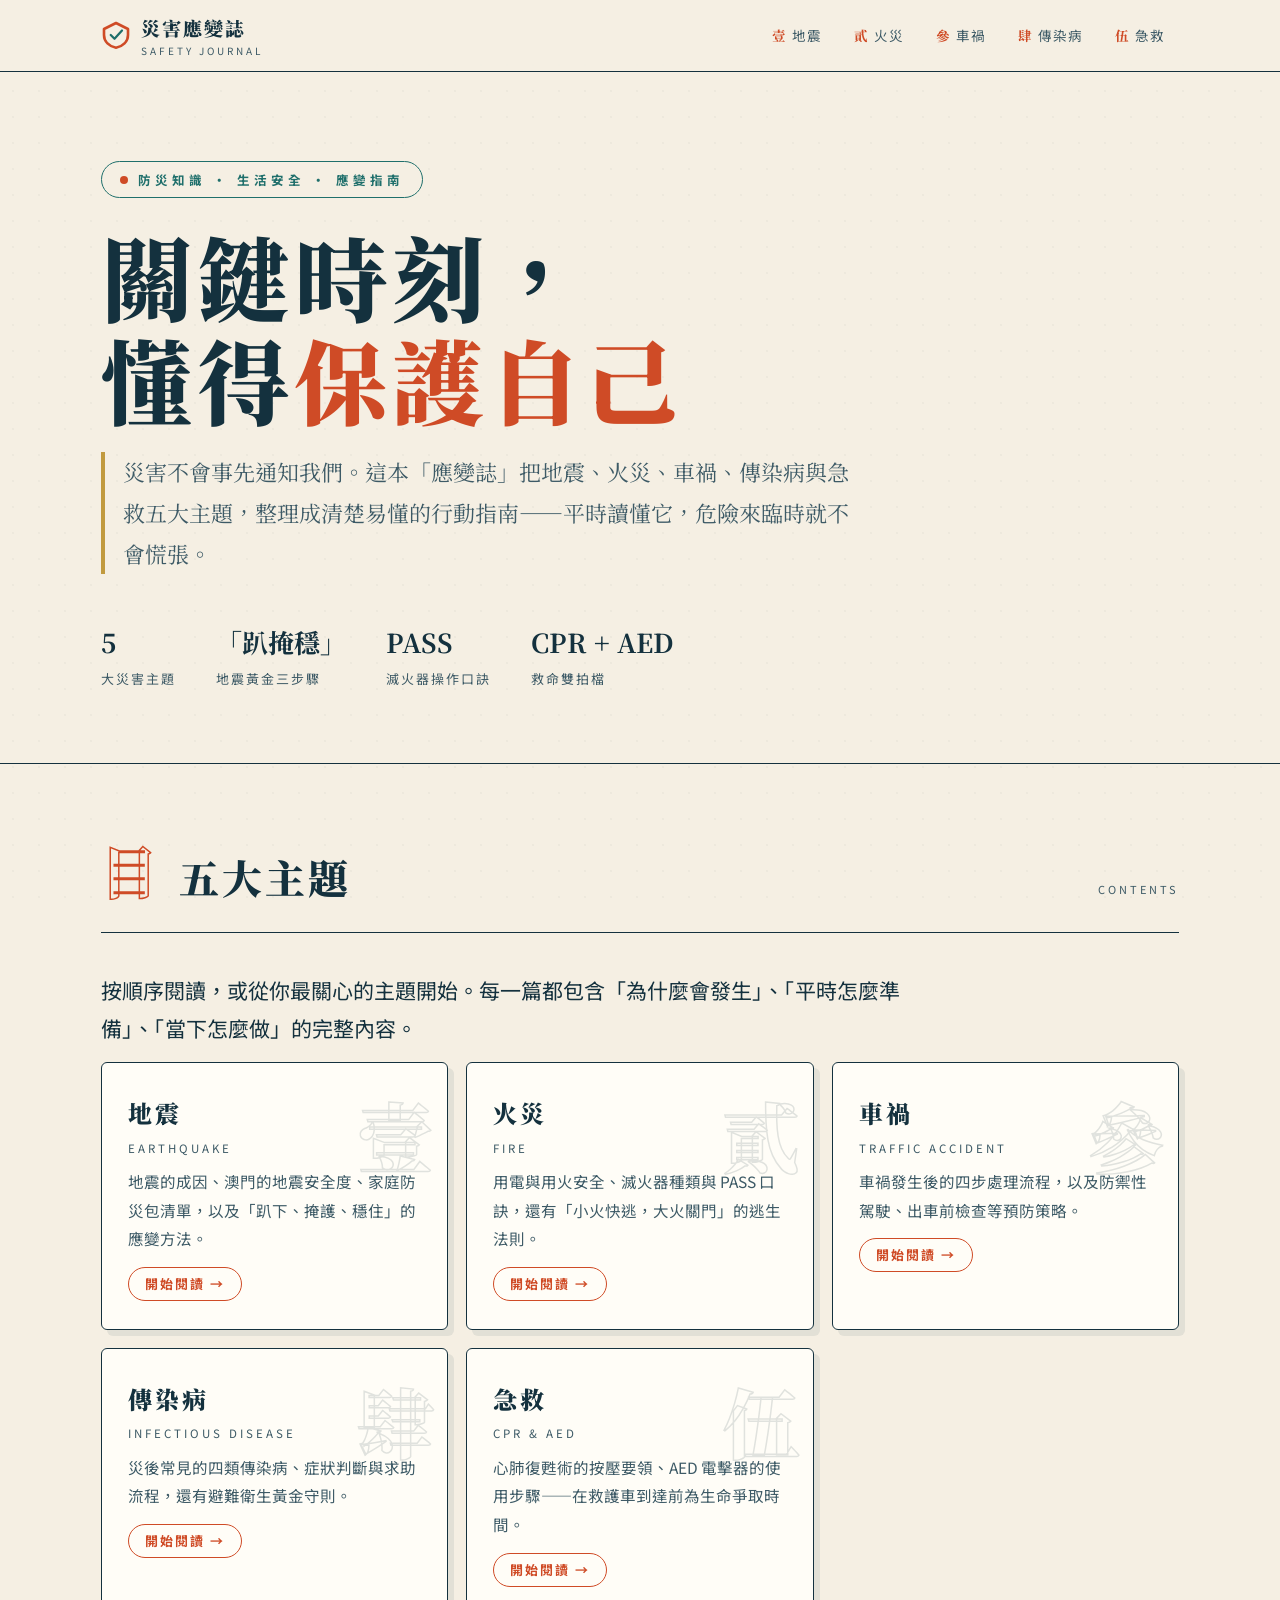
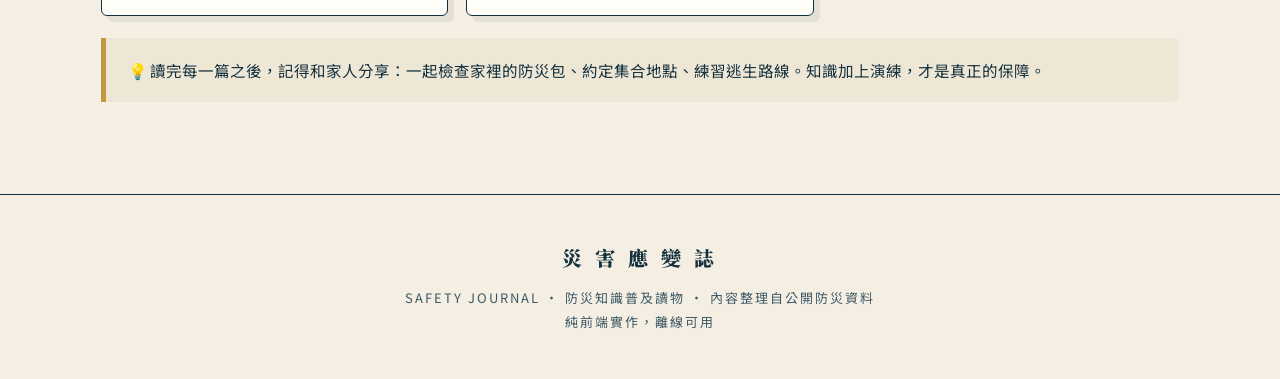
<file: index.html>
<!DOCTYPE html>
<html lang="zh-Hant">
<head>
<meta charset="UTF-8">
<meta name="viewport" content="width=device-width, initial-scale=1.0, viewport-fit=cover">
<title>災害應變誌 — 地震、火災、車禍、傳染病、急救</title>
<link rel="preconnect" href="https://fonts.googleapis.com">
<link rel="preconnect" href="https://fonts.gstatic.com" crossorigin>
<link href="https://fonts.googleapis.com/css2?family=Noto+Serif+TC:wght@500;700;900&family=Noto+Sans+TC:wght@400;500;700&display=swap" rel="stylesheet">
<link rel="stylesheet" href="style.css">
</head>
<body>

<nav class="topbar">
  <div class="topbar-inner">
    <a class="brand" href="index.html">
      <svg class="brand-mark" viewBox="0 0 40 40" aria-hidden="true">
        <path fill="none" stroke="#cf4b26" stroke-width="3.5" stroke-linecap="round" stroke-linejoin="round"
          d="M20 4 L36 12 V20 C36 29 29 35 20 37 C11 35 4 29 4 20 V12 Z"/>
        <path fill="none" stroke="#1f6f6b" stroke-width="3" stroke-linecap="round" stroke-linejoin="round"
          d="M13 20 L18 25 L28 14"/>
      </svg>
      <span><b>災害應變誌</b><small>SAFETY JOURNAL</small></span>
    </a>
    <div class="nav-scroll">
      <a href="earthquake.html"><span class="n">壹</span>地震</a>
      <a href="fire.html"><span class="n">貳</span>火災</a>
      <a href="traffic.html"><span class="n">參</span>車禍</a>
      <a href="disease.html"><span class="n">肆</span>傳染病</a>
      <a href="firstaid.html"><span class="n">伍</span>急救</a>
    </div>
  </div>
</nav>

<header class="hero">
  <div class="hero-inner">
    <span class="kicker">防災知識 · 生活安全 · 應變指南</span>
    <h1>關鍵時刻，<br>懂得<span class="accent">保護自己</span></h1>
    <p class="hero-sub">災害不會事先通知我們。這本「應變誌」把地震、火災、車禍、傳染病與急救五大主題，整理成清楚易懂的行動指南——平時讀懂它，危險來臨時就不會慌張。</p>
    <div class="hero-meta">
      <div><b>5</b>大災害主題</div>
      <div><b>「趴掩穩」</b>地震黃金三步驟</div>
      <div><b>PASS</b>滅火器操作口訣</div>
      <div><b>CPR + AED</b>救命雙拍檔</div>
    </div>
  </div>
</header>

<section class="chapter">
  <div class="ch-head rv">
    <span class="ch-no">目</span>
    <h2 class="ch-title">五大主題</h2>
    <span class="ch-en">Contents</span>
  </div>
  <p class="lead rv">按順序閱讀，或從你最關心的主題開始。每一篇都包含「為什麼會發生」、「平時怎麼準備」、「當下怎麼做」的完整內容。</p>

  <div class="card-grid home">
    <a class="topic-card rv" href="earthquake.html" data-no="壹">
      <h3>地震<small>Earthquake</small></h3>
      <p>地震的成因、澳門的地震安全度、家庭防災包清單，以及「趴下、掩護、穩住」的應變方法。</p>
      <span class="go">開始閱讀 →</span>
    </a>
    <a class="topic-card rv" href="fire.html" data-no="貳">
      <h3>火災<small>Fire</small></h3>
      <p>用電與用火安全、滅火器種類與 PASS 口訣，還有「小火快逃，大火關門」的逃生法則。</p>
      <span class="go">開始閱讀 →</span>
    </a>
    <a class="topic-card rv" href="traffic.html" data-no="參">
      <h3>車禍<small>Traffic Accident</small></h3>
      <p>車禍發生後的四步處理流程，以及防禦性駕駛、出車前檢查等預防策略。</p>
      <span class="go">開始閱讀 →</span>
    </a>
    <a class="topic-card rv" href="disease.html" data-no="肆">
      <h3>傳染病<small>Infectious Disease</small></h3>
      <p>災後常見的四類傳染病、症狀判斷與求助流程，還有避難衛生黃金守則。</p>
      <span class="go">開始閱讀 →</span>
    </a>
    <a class="topic-card rv" href="firstaid.html" data-no="伍">
      <h3>急救<small>CPR &amp; AED</small></h3>
      <p>心肺復甦術的按壓要領、AED 電擊器的使用步驟——在救護車到達前為生命爭取時間。</p>
      <span class="go">開始閱讀 →</span>
    </a>
  </div>

  <div class="note-box rv">💡 讀完每一篇之後，記得和家人分享：一起檢查家裡的防災包、約定集合地點、練習逃生路線。知識加上演練，才是真正的保障。</div>
</section>

<footer>
  <span class="serif">災 害 應 變 誌</span>
  SAFETY JOURNAL · 防災知識普及讀物 · 內容整理自公開防災資料<br>
  純前端實作，離線可用
</footer>

<script src="main.js"></script>
</body>
</html>
</file>
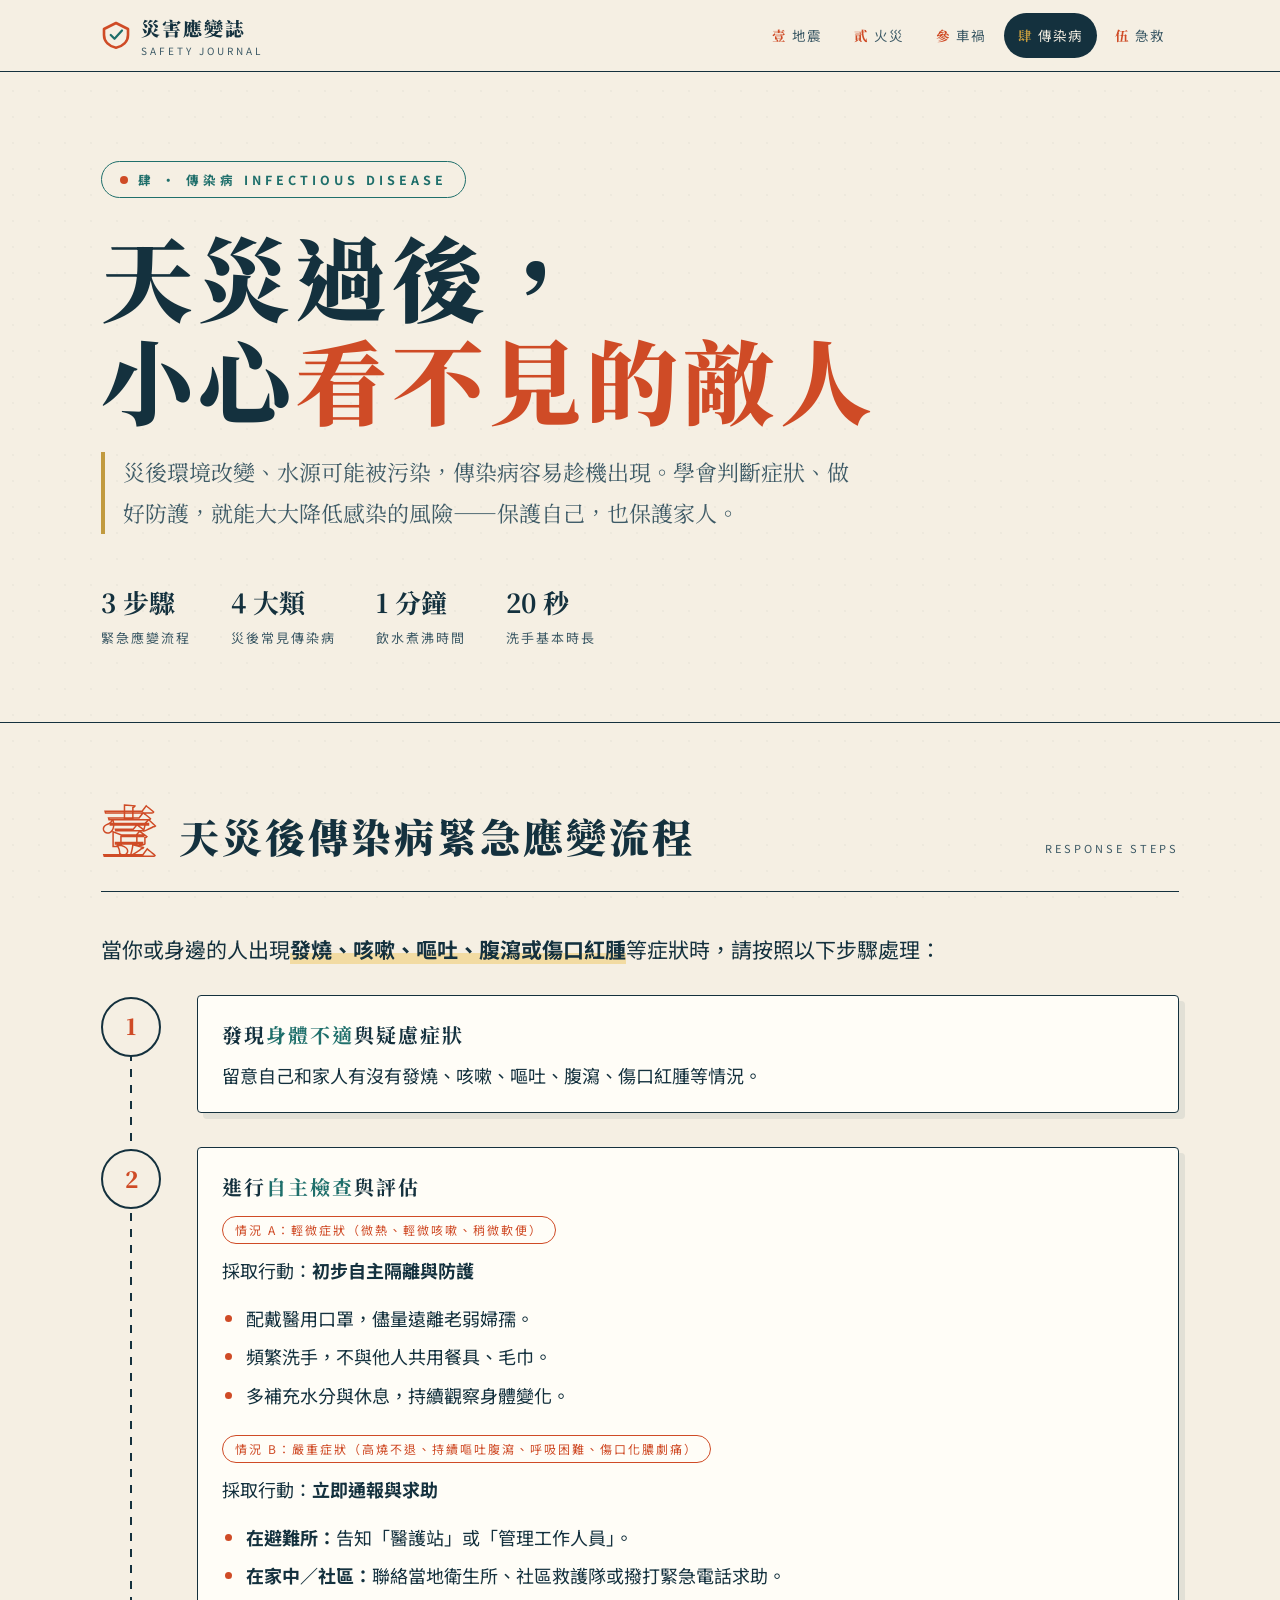
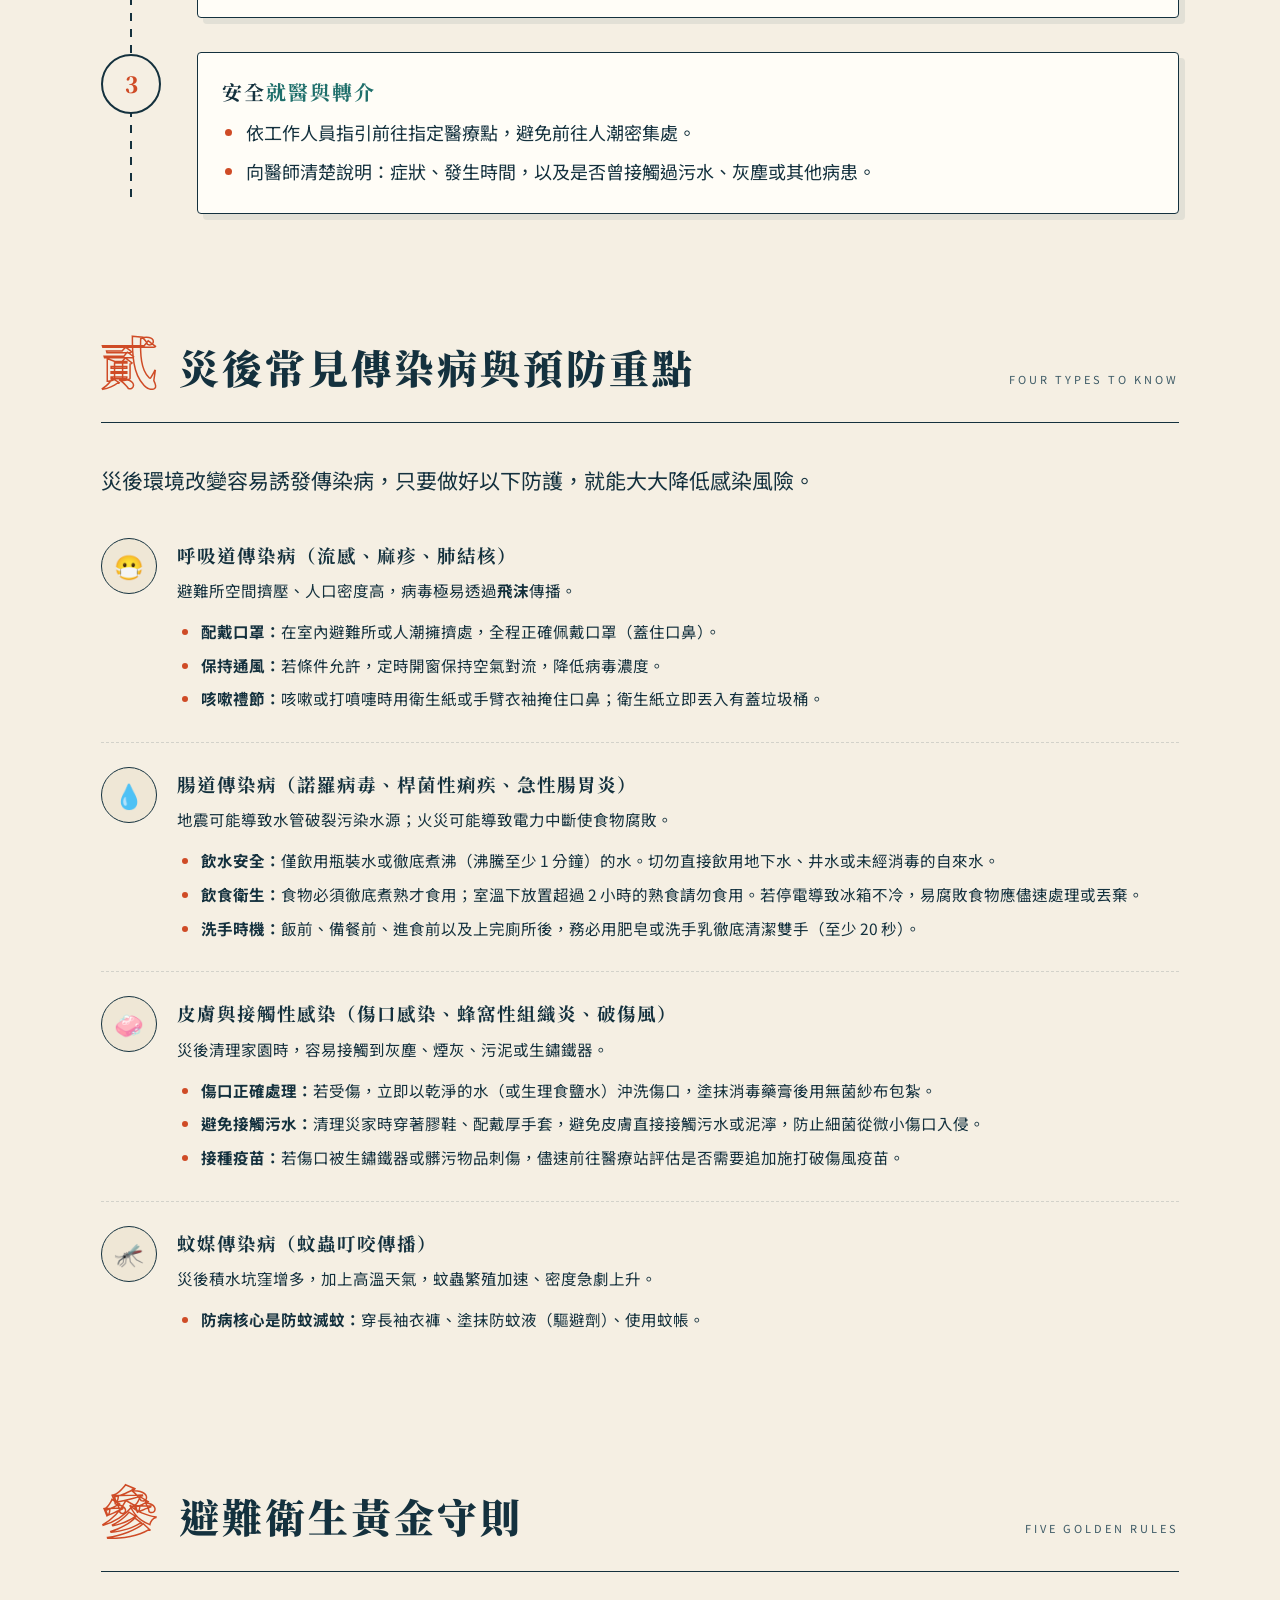
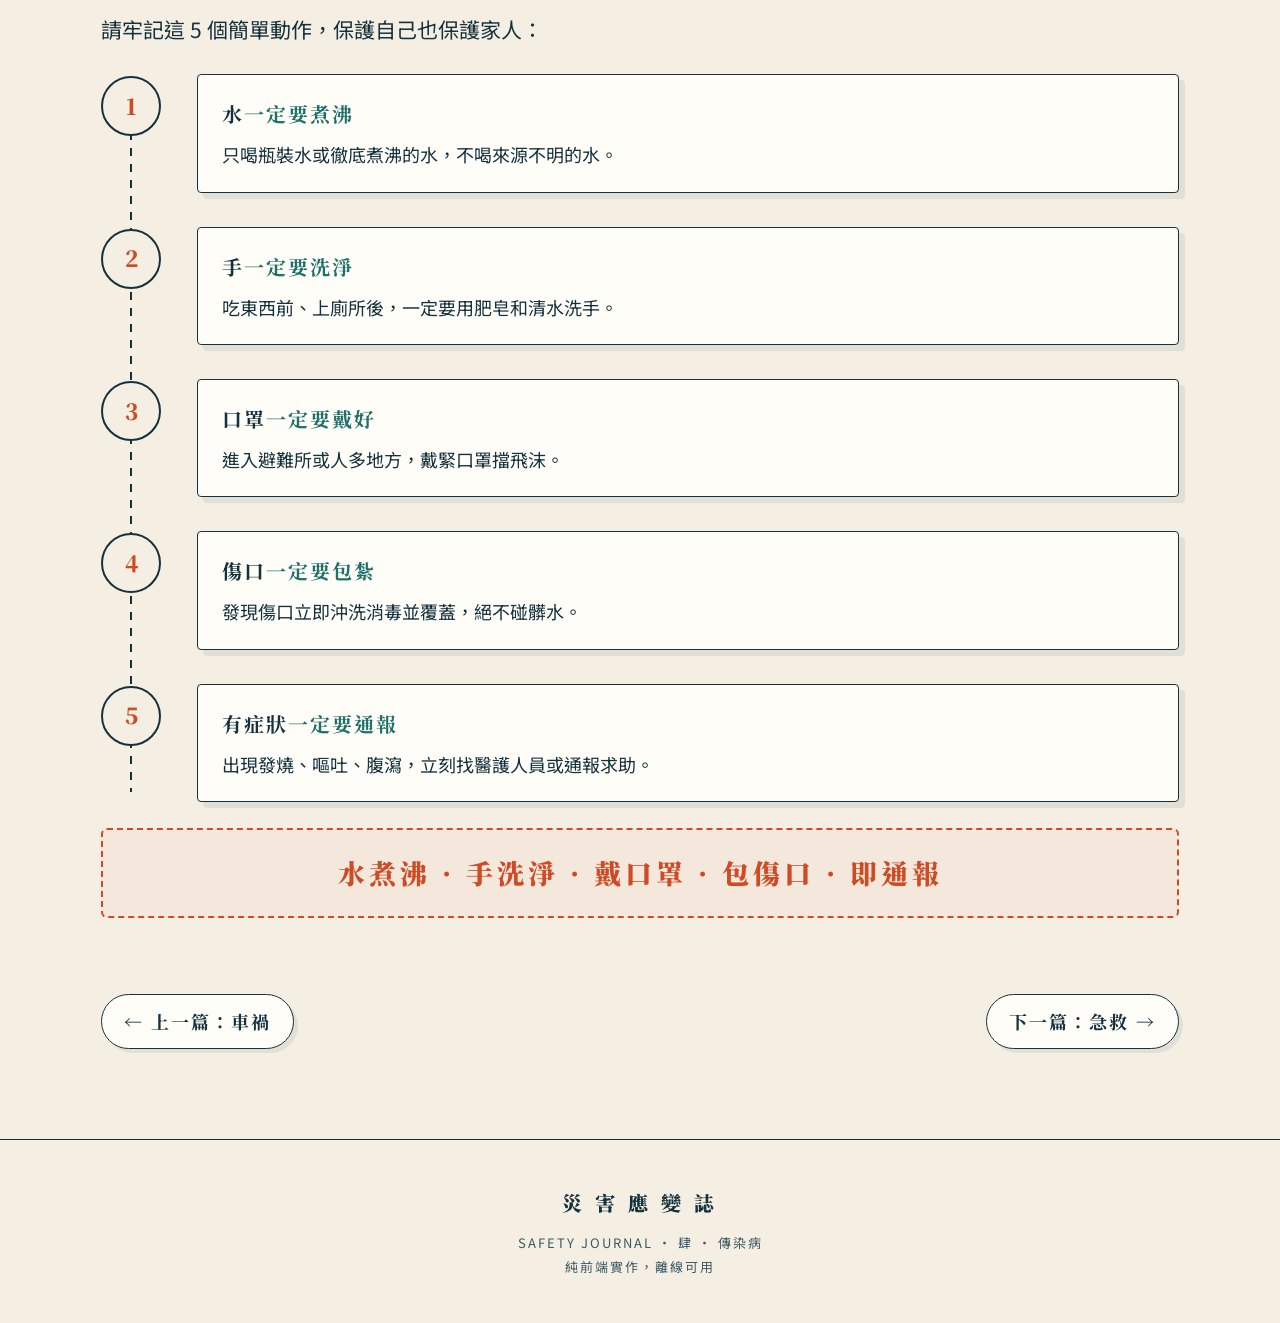
<file: disease.html>
<!DOCTYPE html>
<html lang="zh-Hant">
<head>
<meta charset="UTF-8">
<meta name="viewport" content="width=device-width, initial-scale=1.0, viewport-fit=cover">
<title>傳染病 — 災害應變誌</title>
<link rel="preconnect" href="https://fonts.googleapis.com">
<link rel="preconnect" href="https://fonts.gstatic.com" crossorigin>
<link href="https://fonts.googleapis.com/css2?family=Noto+Serif+TC:wght@500;700;900&family=Noto+Sans+TC:wght@400;500;700&display=swap" rel="stylesheet">
<link rel="stylesheet" href="style.css">
</head>
<body>

<nav class="topbar">
  <div class="topbar-inner">
    <a class="brand" href="index.html">
      <svg class="brand-mark" viewBox="0 0 40 40" aria-hidden="true">
        <path fill="none" stroke="#cf4b26" stroke-width="3.5" stroke-linecap="round" stroke-linejoin="round"
          d="M20 4 L36 12 V20 C36 29 29 35 20 37 C11 35 4 29 4 20 V12 Z"/>
        <path fill="none" stroke="#1f6f6b" stroke-width="3" stroke-linecap="round" stroke-linejoin="round"
          d="M13 20 L18 25 L28 14"/>
      </svg>
      <span><b>災害應變誌</b><small>SAFETY JOURNAL</small></span>
    </a>
    <div class="nav-scroll">
      <a href="earthquake.html"><span class="n">壹</span>地震</a>
      <a href="fire.html"><span class="n">貳</span>火災</a>
      <a href="traffic.html"><span class="n">參</span>車禍</a>
      <a href="disease.html" class="active"><span class="n">肆</span>傳染病</a>
      <a href="firstaid.html"><span class="n">伍</span>急救</a>
    </div>
  </div>
</nav>

<header class="hero">
  <div class="hero-inner">
    <span class="kicker">肆 · 傳染病 INFECTIOUS DISEASE</span>
    <h1>天災過後，<br>小心<span class="accent">看不見的敵人</span></h1>
    <p class="hero-sub">災後環境改變、水源可能被污染，傳染病容易趁機出現。學會判斷症狀、做好防護，就能大大降低感染的風險——保護自己，也保護家人。</p>
    <div class="hero-meta">
      <div><b>3 步驟</b>緊急應變流程</div>
      <div><b>4 大類</b>災後常見傳染病</div>
      <div><b>1 分鐘</b>飲水煮沸時間</div>
      <div><b>20 秒</b>洗手基本時長</div>
    </div>
  </div>
</header>

<!-- ===================== 壹 應變流程 ===================== -->
<section class="chapter">
  <div class="ch-head rv">
    <span class="ch-no">壹</span>
    <h2 class="ch-title">天災後傳染病緊急應變流程</h2>
    <span class="ch-en">Response Steps</span>
  </div>
  <p class="lead rv">當你或身邊的人出現<span class="mk">發燒、咳嗽、嘔吐、腹瀉或傷口紅腫</span>等症狀時，請按照以下步驟處理：</p>

  <div class="timeline">
    <div class="tl-item rv">
      <div class="tl-dot">1</div>
      <div class="tl-card">
        <h3>發現<span class="em">身體不適</span>與疑慮症狀</h3>
        <p>留意自己和家人有沒有發燒、咳嗽、嘔吐、腹瀉、傷口紅腫等情況。</p>
      </div>
    </div>
    <div class="tl-item rv">
      <div class="tl-dot">2</div>
      <div class="tl-card">
        <h3>進行<span class="em">自主檢查</span>與評估</h3>
        <span class="tag">情況 A：輕微症狀（微熱、輕微咳嗽、稍微軟便）</span>
        <p>採取行動：<b>初步自主隔離與防護</b></p>
        <ul>
          <li>配戴醫用口罩，儘量遠離老弱婦孺。</li>
          <li>頻繁洗手，不與他人共用餐具、毛巾。</li>
          <li>多補充水分與休息，持續觀察身體變化。</li>
        </ul>
        <span class="tag">情況 B：嚴重症狀（高燒不退、持續嘔吐腹瀉、呼吸困難、傷口化膿劇痛）</span>
        <p>採取行動：<b>立即通報與求助</b></p>
        <ul>
          <li><b>在避難所：</b>告知「醫護站」或「管理工作人員」。</li>
          <li><b>在家中／社區：</b>聯絡當地衛生所、社區救護隊或撥打緊急電話求助。</li>
        </ul>
      </div>
    </div>
    <div class="tl-item rv">
      <div class="tl-dot">3</div>
      <div class="tl-card">
        <h3>安全<span class="em">就醫與轉介</span></h3>
        <ul>
          <li>依工作人員指引前往指定醫療點，避免前往人潮密集處。</li>
          <li>向醫師清楚說明：症狀、發生時間，以及是否曾接觸過污水、灰塵或其他病患。</li>
        </ul>
      </div>
    </div>
  </div>
</section>

<!-- ===================== 貳 常見傳染病 ===================== -->
<section class="chapter">
  <div class="ch-head rv">
    <span class="ch-no">貳</span>
    <h2 class="ch-title">災後常見傳染病與預防重點</h2>
    <span class="ch-en">Four Types to Know</span>
  </div>
  <p class="lead rv">災後環境改變容易誘發傳染病，只要做好以下防護，就能大大降低感染風險。</p>

  <div class="fact rv">
    <div class="fact-glyph">😷</div>
    <div>
      <h3>呼吸道傳染病（流感、麻疹、肺結核）</h3>
      <p>避難所空間擠壓、人口密度高，病毒極易透過<b>飛沫</b>傳播。</p>
      <ul>
        <li><b>配戴口罩：</b>在室內避難所或人潮擁擠處，全程正確佩戴口罩（蓋住口鼻）。</li>
        <li><b>保持通風：</b>若條件允許，定時開窗保持空氣對流，降低病毒濃度。</li>
        <li><b>咳嗽禮節：</b>咳嗽或打噴嚏時用衛生紙或手臂衣袖掩住口鼻；衛生紙立即丟入有蓋垃圾桶。</li>
      </ul>
    </div>
  </div>

  <div class="fact rv">
    <div class="fact-glyph">💧</div>
    <div>
      <h3>腸道傳染病（諾羅病毒、桿菌性痢疾、急性腸胃炎）</h3>
      <p>地震可能導致水管破裂污染水源；火災可能導致電力中斷使食物腐敗。</p>
      <ul>
        <li><b>飲水安全：</b>僅飲用瓶裝水或徹底煮沸（沸騰至少 1 分鐘）的水。切勿直接飲用地下水、井水或未經消毒的自來水。</li>
        <li><b>飲食衛生：</b>食物必須徹底煮熟才食用；室溫下放置超過 2 小時的熟食請勿食用。若停電導致冰箱不冷，易腐敗食物應儘速處理或丟棄。</li>
        <li><b>洗手時機：</b>飯前、備餐前、進食前以及上完廁所後，務必用肥皂或洗手乳徹底清潔雙手（至少 20 秒）。</li>
      </ul>
    </div>
  </div>

  <div class="fact rv">
    <div class="fact-glyph">🧼</div>
    <div>
      <h3>皮膚與接觸性感染（傷口感染、蜂窩性組織炎、破傷風）</h3>
      <p>災後清理家園時，容易接觸到灰塵、煙灰、污泥或生鏽鐵器。</p>
      <ul>
        <li><b>傷口正確處理：</b>若受傷，立即以乾淨的水（或生理食鹽水）沖洗傷口，塗抹消毒藥膏後用無菌紗布包紮。</li>
        <li><b>避免接觸污水：</b>清理災家時穿著膠鞋、配戴厚手套，避免皮膚直接接觸污水或泥濘，防止細菌從微小傷口入侵。</li>
        <li><b>接種疫苗：</b>若傷口被生鏽鐵器或髒污物品刺傷，儘速前往醫療站評估是否需要追加施打破傷風疫苗。</li>
      </ul>
    </div>
  </div>

  <div class="fact rv">
    <div class="fact-glyph">🦟</div>
    <div>
      <h3>蚊媒傳染病（蚊蟲叮咬傳播）</h3>
      <p>災後積水坑窪增多，加上高溫天氣，蚊蟲繁殖加速、密度急劇上升。</p>
      <ul>
        <li><b>防病核心是防蚊滅蚊：</b>穿長袖衣褲、塗抹防蚊液（驅避劑）、使用蚊帳。</li>
      </ul>
    </div>
  </div>
</section>

<!-- ===================== 參 黃金守則 ===================== -->
<section class="chapter">
  <div class="ch-head rv">
    <span class="ch-no">參</span>
    <h2 class="ch-title">避難衛生黃金守則</h2>
    <span class="ch-en">Five Golden Rules</span>
  </div>
  <p class="lead rv">請牢記這 5 個簡單動作，保護自己也保護家人：</p>
  <div class="timeline">
    <div class="tl-item rv">
      <div class="tl-dot">1</div>
      <div class="tl-card"><h3>水<span class="em">一定要煮沸</span></h3><p>只喝瓶裝水或徹底煮沸的水，不喝來源不明的水。</p></div>
    </div>
    <div class="tl-item rv">
      <div class="tl-dot">2</div>
      <div class="tl-card"><h3>手<span class="em">一定要洗淨</span></h3><p>吃東西前、上廁所後，一定要用肥皂和清水洗手。</p></div>
    </div>
    <div class="tl-item rv">
      <div class="tl-dot">3</div>
      <div class="tl-card"><h3>口罩<span class="em">一定要戴好</span></h3><p>進入避難所或人多地方，戴緊口罩擋飛沫。</p></div>
    </div>
    <div class="tl-item rv">
      <div class="tl-dot">4</div>
      <div class="tl-card"><h3>傷口<span class="em">一定要包紮</span></h3><p>發現傷口立即沖洗消毒並覆蓋，絕不碰髒水。</p></div>
    </div>
    <div class="tl-item rv">
      <div class="tl-dot">5</div>
      <div class="tl-card"><h3>有症狀<span class="em">一定要通報</span></h3><p>出現發燒、嘔吐、腹瀉，立刻找醫護人員或通報求助。</p></div>
    </div>
  </div>
  <div class="chant rv">水煮沸 · 手洗淨 · 戴口罩 · 包傷口 · 即通報</div>
</section>

<div class="pager">
  <a href="traffic.html">← 上一篇：車禍</a>
  <a href="firstaid.html">下一篇：急救 →</a>
</div>

<footer>
  <span class="serif">災 害 應 變 誌</span>
  SAFETY JOURNAL · 肆 · 傳染病<br>
  純前端實作，離線可用
</footer>

<script src="main.js"></script>
</body>
</html>
</file>
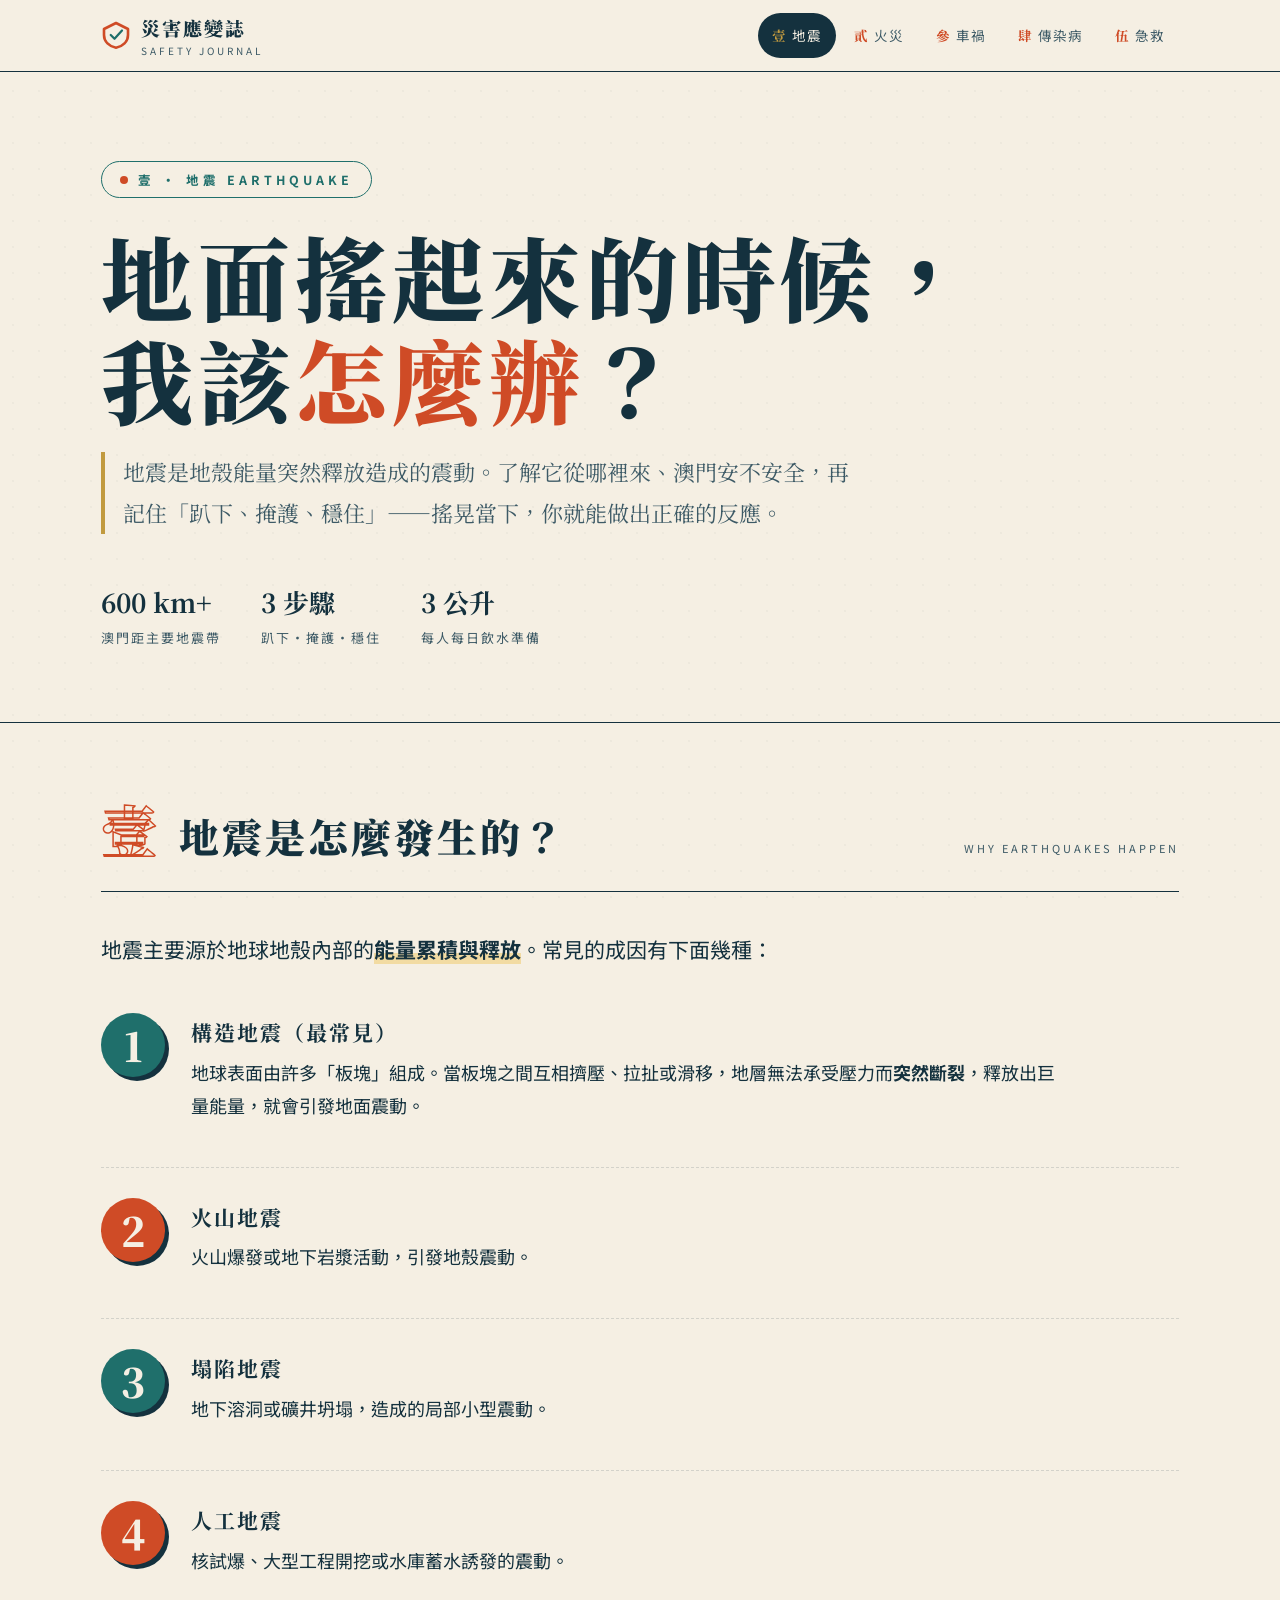
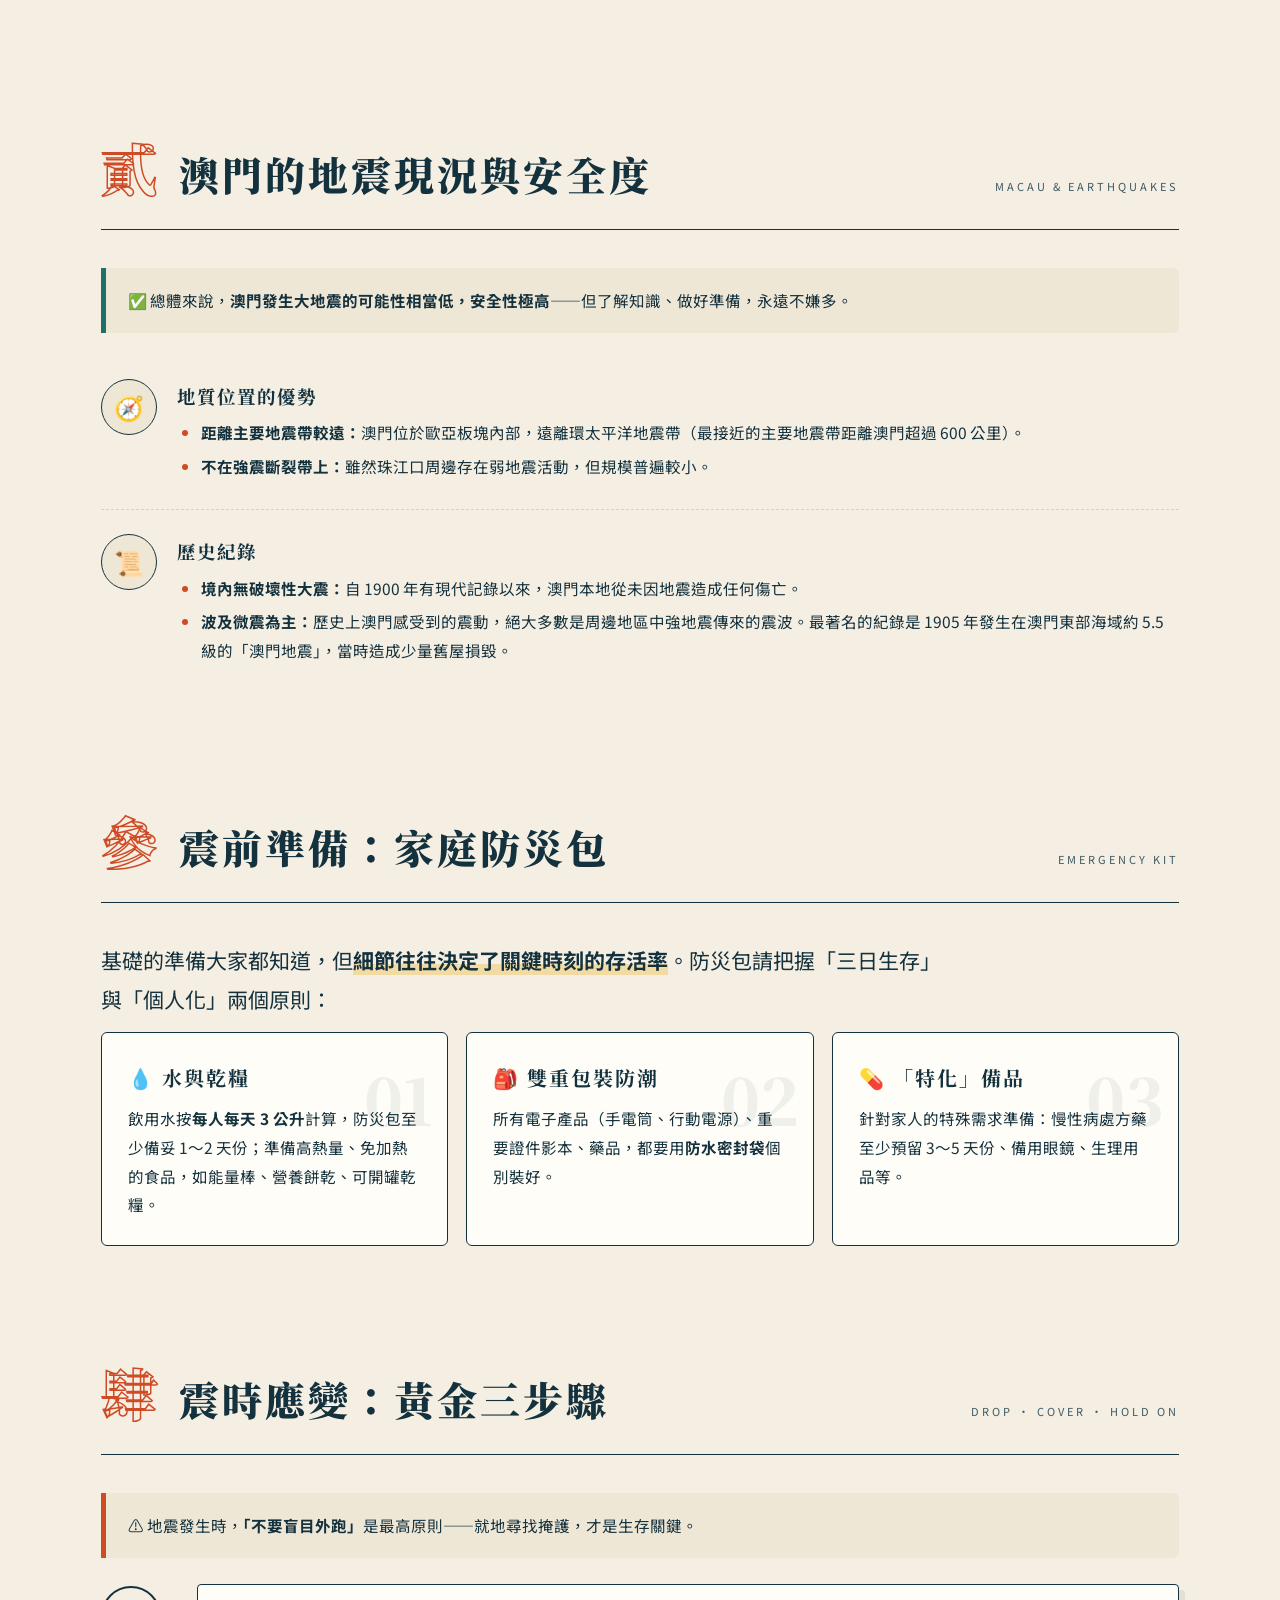
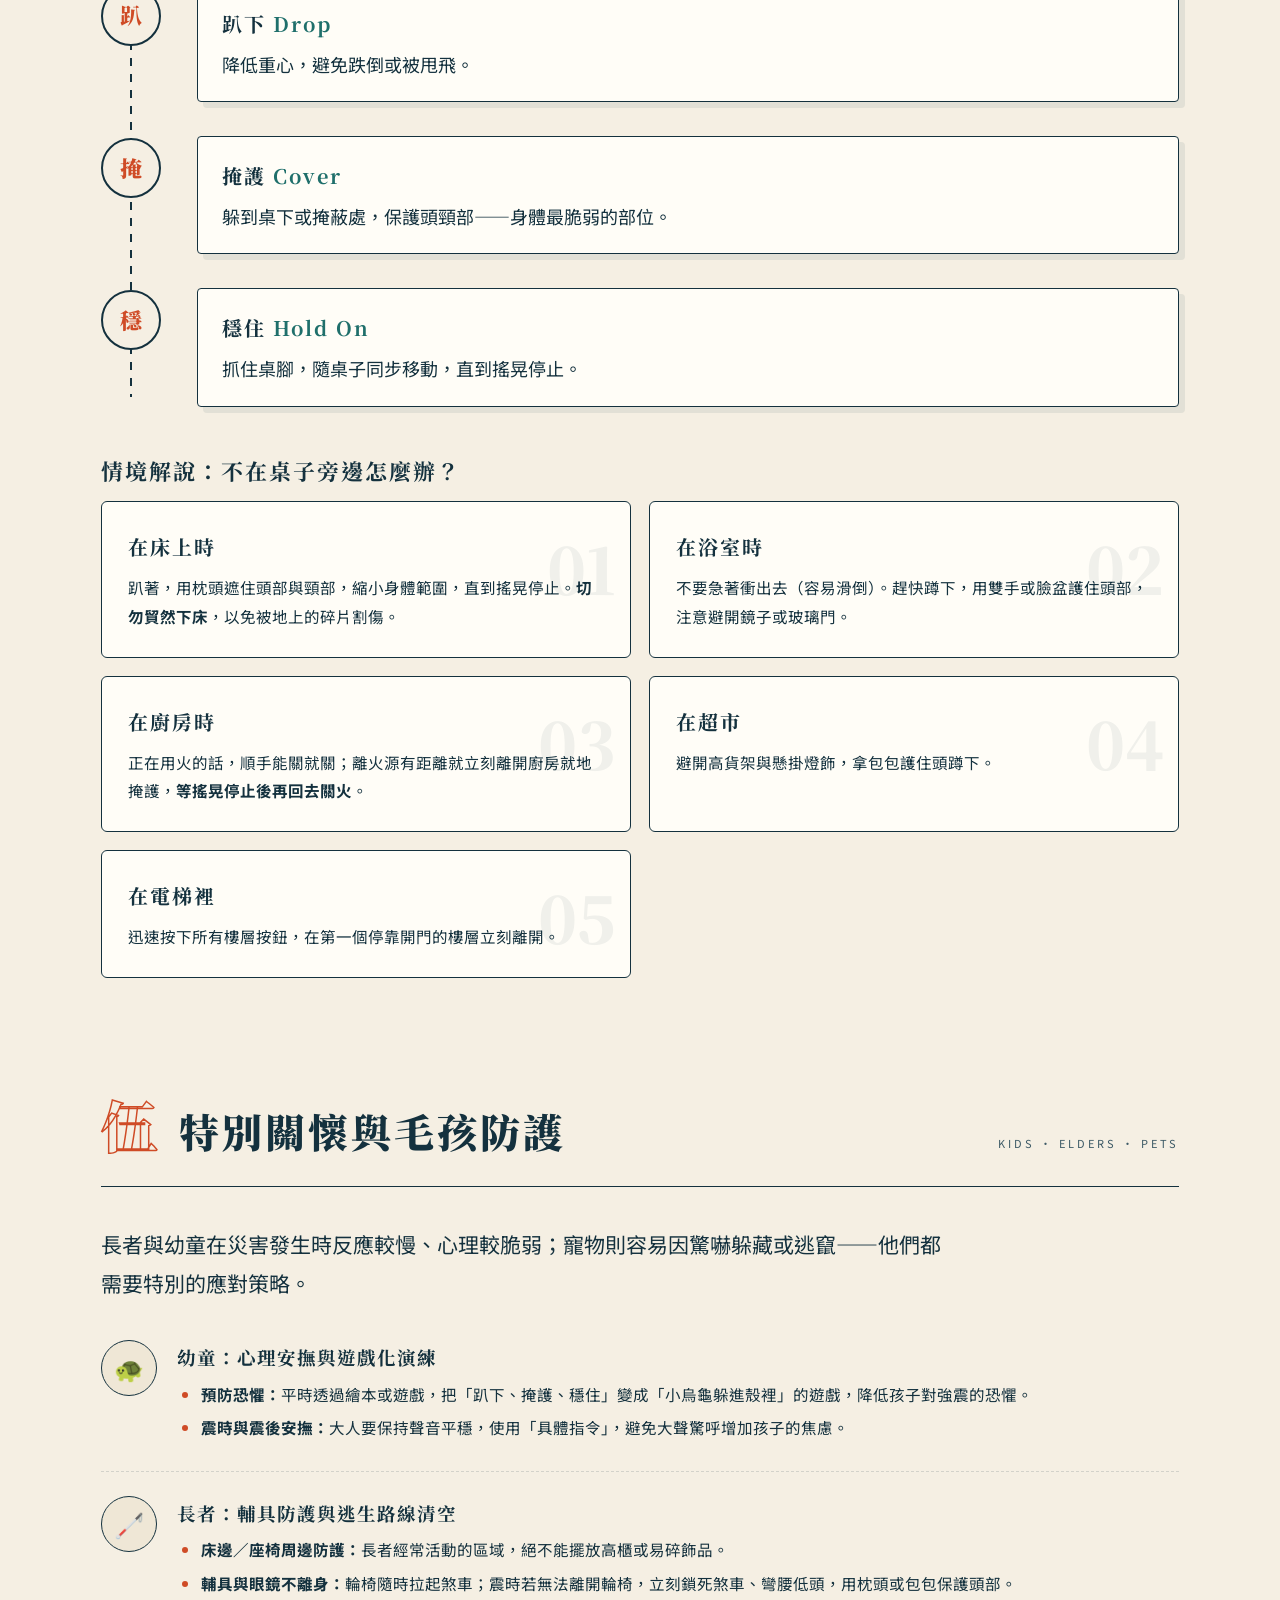
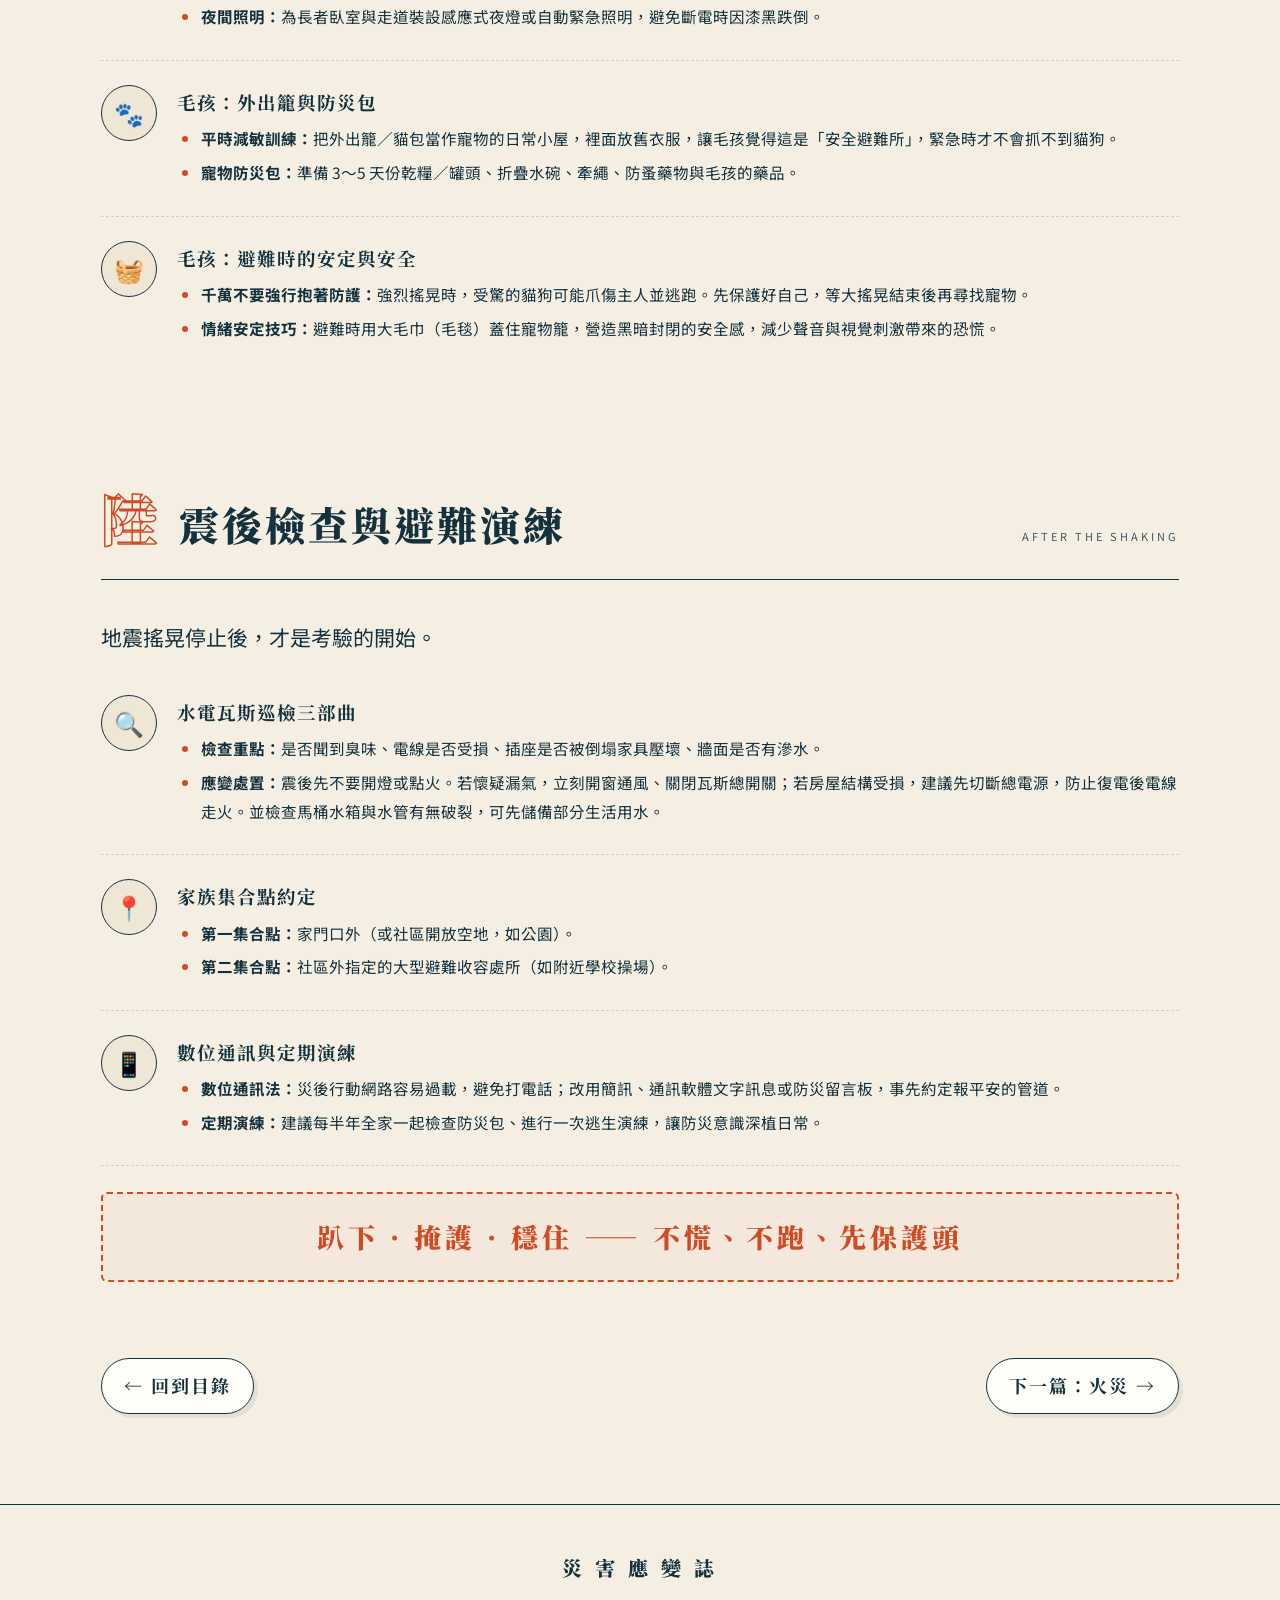
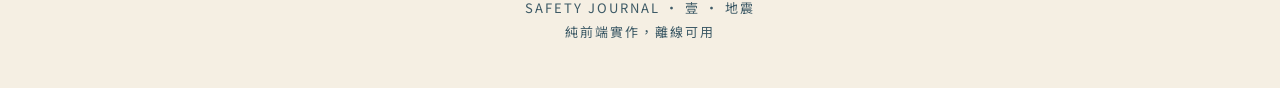
<file: earthquake.html>
<!DOCTYPE html>
<html lang="zh-Hant">
<head>
<meta charset="UTF-8">
<meta name="viewport" content="width=device-width, initial-scale=1.0, viewport-fit=cover">
<title>地震 — 災害應變誌</title>
<link rel="preconnect" href="https://fonts.googleapis.com">
<link rel="preconnect" href="https://fonts.gstatic.com" crossorigin>
<link href="https://fonts.googleapis.com/css2?family=Noto+Serif+TC:wght@500;700;900&family=Noto+Sans+TC:wght@400;500;700&display=swap" rel="stylesheet">
<link rel="stylesheet" href="style.css">
</head>
<body>

<nav class="topbar">
  <div class="topbar-inner">
    <a class="brand" href="index.html">
      <svg class="brand-mark" viewBox="0 0 40 40" aria-hidden="true">
        <path fill="none" stroke="#cf4b26" stroke-width="3.5" stroke-linecap="round" stroke-linejoin="round"
          d="M20 4 L36 12 V20 C36 29 29 35 20 37 C11 35 4 29 4 20 V12 Z"/>
        <path fill="none" stroke="#1f6f6b" stroke-width="3" stroke-linecap="round" stroke-linejoin="round"
          d="M13 20 L18 25 L28 14"/>
      </svg>
      <span><b>災害應變誌</b><small>SAFETY JOURNAL</small></span>
    </a>
    <div class="nav-scroll">
      <a href="earthquake.html" class="active"><span class="n">壹</span>地震</a>
      <a href="fire.html"><span class="n">貳</span>火災</a>
      <a href="traffic.html"><span class="n">參</span>車禍</a>
      <a href="disease.html"><span class="n">肆</span>傳染病</a>
      <a href="firstaid.html"><span class="n">伍</span>急救</a>
    </div>
  </div>
</nav>

<header class="hero">
  <div class="hero-inner">
    <span class="kicker">壹 · 地震 EARTHQUAKE</span>
    <h1>地面搖起來的時候，<br>我該<span class="accent">怎麼辦</span>？</h1>
    <p class="hero-sub">地震是地殼能量突然釋放造成的震動。了解它從哪裡來、澳門安不安全，再記住「趴下、掩護、穩住」——搖晃當下，你就能做出正確的反應。</p>
    <div class="hero-meta">
      <div><b>600 km+</b>澳門距主要地震帶</div>
      <div><b>3 步驟</b>趴下・掩護・穩住</div>
      <div><b>3 公升</b>每人每日飲水準備</div>
    </div>
  </div>
</header>

<!-- ===================== 壹 成因 ===================== -->
<section class="chapter">
  <div class="ch-head rv">
    <span class="ch-no">壹</span>
    <h2 class="ch-title">地震是怎麼發生的？</h2>
    <span class="ch-en">Why Earthquakes Happen</span>
  </div>
  <p class="lead rv">地震主要源於地球地殼內部的<span class="mk">能量累積與釋放</span>。常見的成因有下面幾種：</p>
  <div class="cond-list">
    <div class="cond rv">
      <div class="cond-no">1</div>
      <div>
        <h3>構造地震（最常見）</h3>
        <p>地球表面由許多「板塊」組成。當板塊之間互相擠壓、拉扯或滑移，地層無法承受壓力而<b>突然斷裂</b>，釋放出巨量能量，就會引發地面震動。</p>
      </div>
    </div>
    <div class="cond rv">
      <div class="cond-no">2</div>
      <div>
        <h3>火山地震</h3>
        <p>火山爆發或地下岩漿活動，引發地殼震動。</p>
      </div>
    </div>
    <div class="cond rv">
      <div class="cond-no">3</div>
      <div>
        <h3>塌陷地震</h3>
        <p>地下溶洞或礦井坍塌，造成的局部小型震動。</p>
      </div>
    </div>
    <div class="cond rv">
      <div class="cond-no">4</div>
      <div>
        <h3>人工地震</h3>
        <p>核試爆、大型工程開挖或水庫蓄水誘發的震動。</p>
      </div>
    </div>
  </div>
</section>

<!-- ===================== 貳 澳門現況 ===================== -->
<section class="chapter">
  <div class="ch-head rv">
    <span class="ch-no">貳</span>
    <h2 class="ch-title">澳門的地震現況與安全度</h2>
    <span class="ch-en">Macau &amp; Earthquakes</span>
  </div>
  <div class="note-box safe rv">✅ 總體來說，<b>澳門發生大地震的可能性相當低，安全性極高</b>——但了解知識、做好準備，永遠不嫌多。</div>

  <div class="fact rv">
    <div class="fact-glyph">🧭</div>
    <div>
      <h3>地質位置的優勢</h3>
      <ul>
        <li><b>距離主要地震帶較遠：</b>澳門位於歐亞板塊內部，遠離環太平洋地震帶（最接近的主要地震帶距離澳門超過 600 公里）。</li>
        <li><b>不在強震斷裂帶上：</b>雖然珠江口周邊存在弱地震活動，但規模普遍較小。</li>
      </ul>
    </div>
  </div>
  <div class="fact rv">
    <div class="fact-glyph">📜</div>
    <div>
      <h3>歷史紀錄</h3>
      <ul>
        <li><b>境內無破壞性大震：</b>自 1900 年有現代記錄以來，澳門本地從未因地震造成任何傷亡。</li>
        <li><b>波及微震為主：</b>歷史上澳門感受到的震動，絕大多數是周邊地區中強地震傳來的震波。最著名的紀錄是 1905 年發生在澳門東部海域約 5.5 級的「澳門地震」，當時造成少量舊屋損毀。</li>
      </ul>
    </div>
  </div>
</section>

<!-- ===================== 參 震前準備 ===================== -->
<section class="chapter">
  <div class="ch-head rv">
    <span class="ch-no">參</span>
    <h2 class="ch-title">震前準備：家庭防災包</h2>
    <span class="ch-en">Emergency Kit</span>
  </div>
  <p class="lead rv">基礎的準備大家都知道，但<span class="mk">細節往往決定了關鍵時刻的存活率</span>。防災包請把握「三日生存」與「個人化」兩個原則：</p>
  <div class="card-grid cols-3">
    <div class="decay-card rv" data-no="01">
      <h3>💧 水與乾糧</h3>
      <p>飲用水按<b>每人每天 3 公升</b>計算，防災包至少備妥 1～2 天份；準備高熱量、免加熱的食品，如能量棒、營養餅乾、可開罐乾糧。</p>
    </div>
    <div class="decay-card rv" data-no="02">
      <h3>🎒 雙重包裝防潮</h3>
      <p>所有電子產品（手電筒、行動電源）、重要證件影本、藥品，都要用<b>防水密封袋</b>個別裝好。</p>
    </div>
    <div class="decay-card rv" data-no="03">
      <h3>💊 「特化」備品</h3>
      <p>針對家人的特殊需求準備：慢性病處方藥至少預留 3～5 天份、備用眼鏡、生理用品等。</p>
    </div>
  </div>
</section>

<!-- ===================== 肆 震時應變 ===================== -->
<section class="chapter">
  <div class="ch-head rv">
    <span class="ch-no">肆</span>
    <h2 class="ch-title">震時應變：黃金三步驟</h2>
    <span class="ch-en">Drop · Cover · Hold On</span>
  </div>
  <div class="note-box alert rv">⚠️ 地震發生時，<b>「不要盲目外跑」</b>是最高原則——就地尋找掩護，才是生存關鍵。</div>

  <div class="timeline">
    <div class="tl-item rv">
      <div class="tl-dot">趴</div>
      <div class="tl-card">
        <h3>趴下 <span class="em">Drop</span></h3>
        <p>降低重心，避免跌倒或被甩飛。</p>
      </div>
    </div>
    <div class="tl-item rv">
      <div class="tl-dot">掩</div>
      <div class="tl-card">
        <h3>掩護 <span class="em">Cover</span></h3>
        <p>躲到桌下或掩蔽處，保護頭頸部——身體最脆弱的部位。</p>
      </div>
    </div>
    <div class="tl-item rv">
      <div class="tl-dot">穩</div>
      <div class="tl-card">
        <h3>穩住 <span class="em">Hold On</span></h3>
        <p>抓住桌腳，隨桌子同步移動，直到搖晃停止。</p>
      </div>
    </div>
  </div>

  <h3 class="rv" style="margin:44px 0 10px; font-size:22px; letter-spacing:2px;">情境解說：不在桌子旁邊怎麼辦？</h3>
  <div class="card-grid">
    <div class="decay-card rv" data-no="01">
      <h3>在床上時</h3>
      <p>趴著，用枕頭遮住頭部與頸部，縮小身體範圍，直到搖晃停止。<b>切勿貿然下床</b>，以免被地上的碎片割傷。</p>
    </div>
    <div class="decay-card rv" data-no="02">
      <h3>在浴室時</h3>
      <p>不要急著衝出去（容易滑倒）。趕快蹲下，用雙手或臉盆護住頭部，注意避開鏡子或玻璃門。</p>
    </div>
    <div class="decay-card rv" data-no="03">
      <h3>在廚房時</h3>
      <p>正在用火的話，順手能關就關；離火源有距離就立刻離開廚房就地掩護，<b>等搖晃停止後再回去關火</b>。</p>
    </div>
    <div class="decay-card rv" data-no="04">
      <h3>在超市</h3>
      <p>避開高貨架與懸掛燈飾，拿包包護住頭蹲下。</p>
    </div>
    <div class="decay-card rv" data-no="05">
      <h3>在電梯裡</h3>
      <p>迅速按下所有樓層按鈕，在第一個停靠開門的樓層立刻離開。</p>
    </div>
  </div>
</section>

<!-- ===================== 伍 特別關懷 ===================== -->
<section class="chapter">
  <div class="ch-head rv">
    <span class="ch-no">伍</span>
    <h2 class="ch-title">特別關懷與毛孩防護</h2>
    <span class="ch-en">Kids · Elders · Pets</span>
  </div>
  <p class="lead rv">長者與幼童在災害發生時反應較慢、心理較脆弱；寵物則容易因驚嚇躲藏或逃竄——他們都需要特別的應對策略。</p>

  <div class="fact rv">
    <div class="fact-glyph">🐢</div>
    <div>
      <h3>幼童：心理安撫與遊戲化演練</h3>
      <ul>
        <li><b>預防恐懼：</b>平時透過繪本或遊戲，把「趴下、掩護、穩住」變成「小烏龜躲進殼裡」的遊戲，降低孩子對強震的恐懼。</li>
        <li><b>震時與震後安撫：</b>大人要保持聲音平穩，使用「具體指令」，避免大聲驚呼增加孩子的焦慮。</li>
      </ul>
    </div>
  </div>
  <div class="fact rv">
    <div class="fact-glyph">🦯</div>
    <div>
      <h3>長者：輔具防護與逃生路線清空</h3>
      <ul>
        <li><b>床邊／座椅周邊防護：</b>長者經常活動的區域，絕不能擺放高櫃或易碎飾品。</li>
        <li><b>輔具與眼鏡不離身：</b>輪椅隨時拉起煞車；震時若無法離開輪椅，立刻鎖死煞車、彎腰低頭，用枕頭或包包保護頭部。</li>
        <li><b>夜間照明：</b>為長者臥室與走道裝設感應式夜燈或自動緊急照明，避免斷電時因漆黑跌倒。</li>
      </ul>
    </div>
  </div>
  <div class="fact rv">
    <div class="fact-glyph">🐾</div>
    <div>
      <h3>毛孩：外出籠與防災包</h3>
      <ul>
        <li><b>平時減敏訓練：</b>把外出籠／貓包當作寵物的日常小屋，裡面放舊衣服，讓毛孩覺得這是「安全避難所」，緊急時才不會抓不到貓狗。</li>
        <li><b>寵物防災包：</b>準備 3～5 天份乾糧／罐頭、折疊水碗、牽繩、防蚤藥物與毛孩的藥品。</li>
      </ul>
    </div>
  </div>
  <div class="fact rv">
    <div class="fact-glyph">🧺</div>
    <div>
      <h3>毛孩：避難時的安定與安全</h3>
      <ul>
        <li><b>千萬不要強行抱著防護：</b>強烈搖晃時，受驚的貓狗可能爪傷主人並逃跑。先保護好自己，等大搖晃結束後再尋找寵物。</li>
        <li><b>情緒安定技巧：</b>避難時用大毛巾（毛毯）蓋住寵物籠，營造黑暗封閉的安全感，減少聲音與視覺刺激帶來的恐慌。</li>
      </ul>
    </div>
  </div>
</section>

<!-- ===================== 陸 震後 ===================== -->
<section class="chapter">
  <div class="ch-head rv">
    <span class="ch-no">陸</span>
    <h2 class="ch-title">震後檢查與避難演練</h2>
    <span class="ch-en">After the Shaking</span>
  </div>
  <p class="lead rv">地震搖晃停止後，才是考驗的開始。</p>

  <div class="fact rv">
    <div class="fact-glyph">🔍</div>
    <div>
      <h3>水電瓦斯巡檢三部曲</h3>
      <ul>
        <li><b>檢查重點：</b>是否聞到臭味、電線是否受損、插座是否被倒塌家具壓壞、牆面是否有滲水。</li>
        <li><b>應變處置：</b>震後先不要開燈或點火。若懷疑漏氣，立刻開窗通風、關閉瓦斯總開關；若房屋結構受損，建議先切斷總電源，防止復電後電線走火。並檢查馬桶水箱與水管有無破裂，可先儲備部分生活用水。</li>
      </ul>
    </div>
  </div>
  <div class="fact rv">
    <div class="fact-glyph">📍</div>
    <div>
      <h3>家族集合點約定</h3>
      <ul>
        <li><b>第一集合點：</b>家門口外（或社區開放空地，如公園）。</li>
        <li><b>第二集合點：</b>社區外指定的大型避難收容處所（如附近學校操場）。</li>
      </ul>
    </div>
  </div>
  <div class="fact rv">
    <div class="fact-glyph">📱</div>
    <div>
      <h3>數位通訊與定期演練</h3>
      <ul>
        <li><b>數位通訊法：</b>災後行動網路容易過載，避免打電話；改用簡訊、通訊軟體文字訊息或防災留言板，事先約定報平安的管道。</li>
        <li><b>定期演練：</b>建議每半年全家一起檢查防災包、進行一次逃生演練，讓防災意識深植日常。</li>
      </ul>
    </div>
  </div>

  <div class="chant rv">趴下 · 掩護 · 穩住 —— 不慌、不跑、先保護頭</div>
</section>

<div class="pager">
  <a href="index.html">← 回到目錄</a>
  <a href="fire.html">下一篇：火災 →</a>
</div>

<footer>
  <span class="serif">災 害 應 變 誌</span>
  SAFETY JOURNAL · 壹 · 地震<br>
  純前端實作，離線可用
</footer>

<script src="main.js"></script>
</body>
</html>
</file>
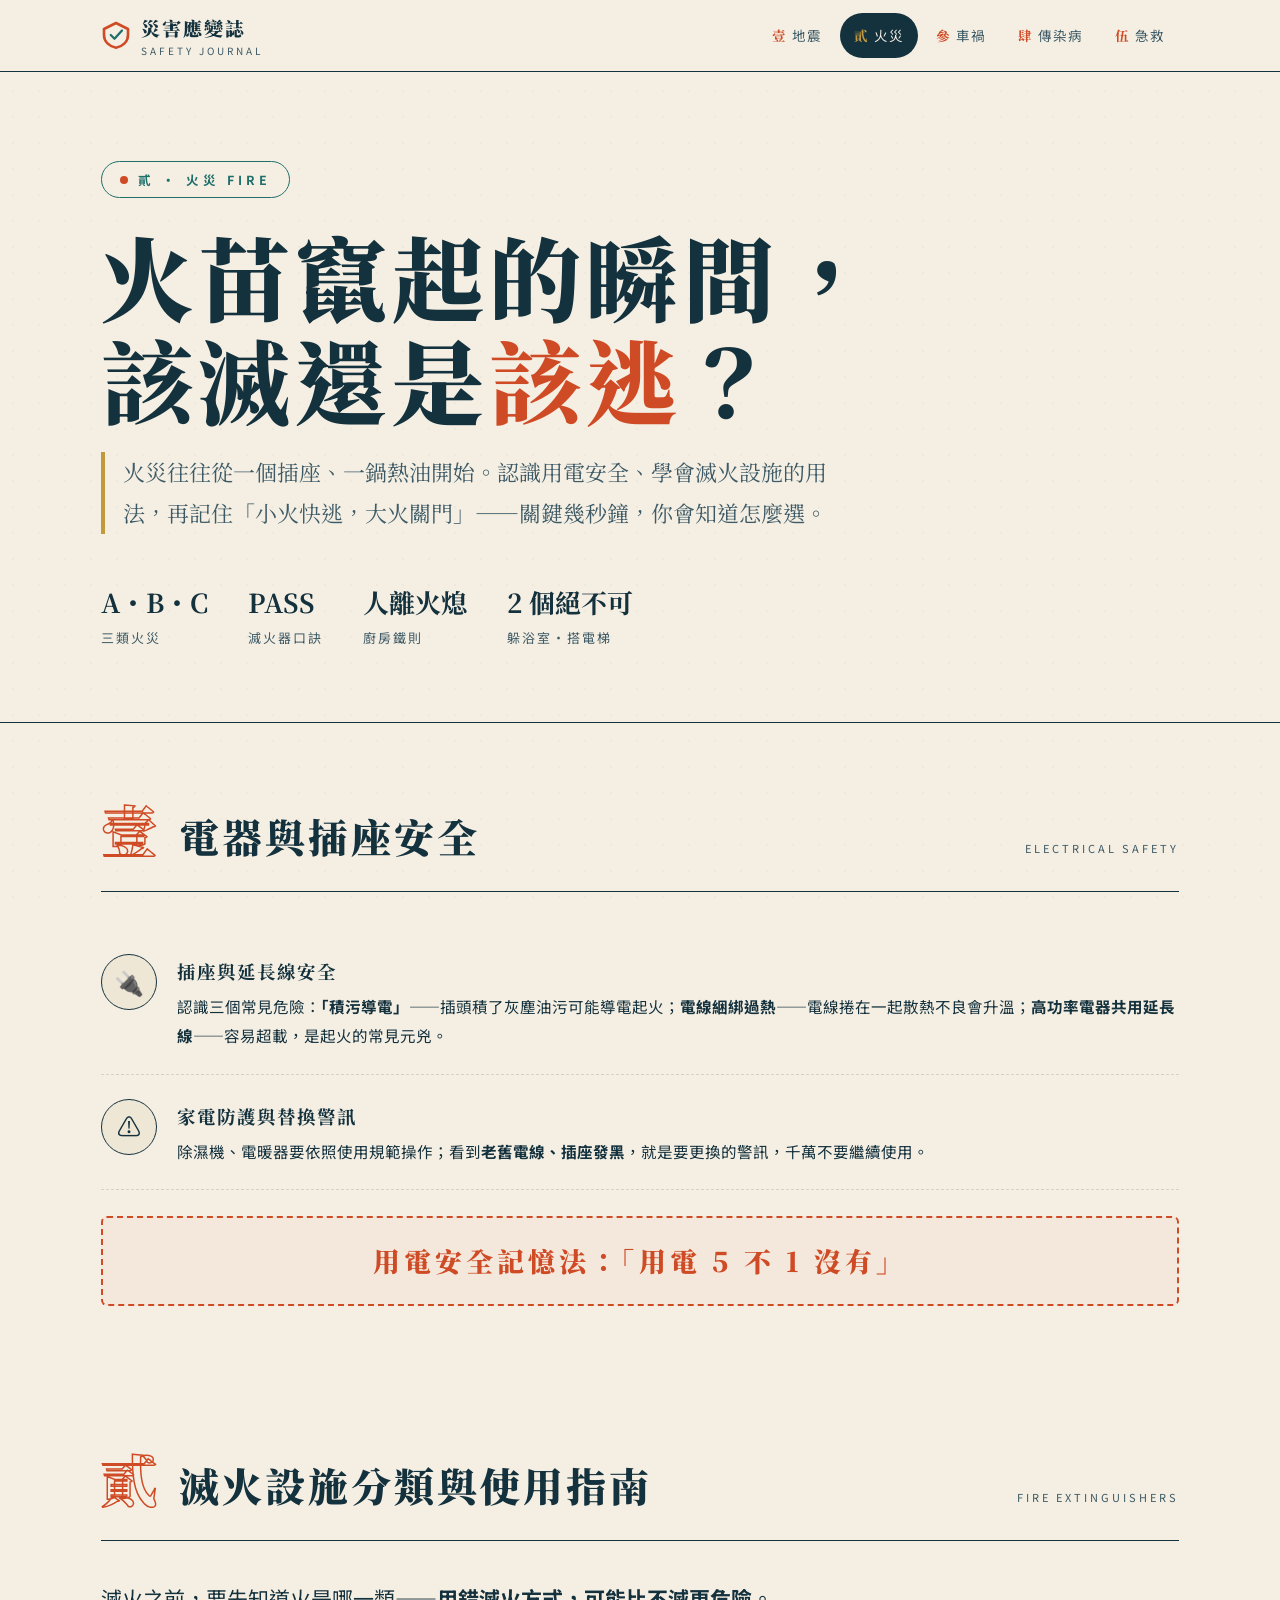
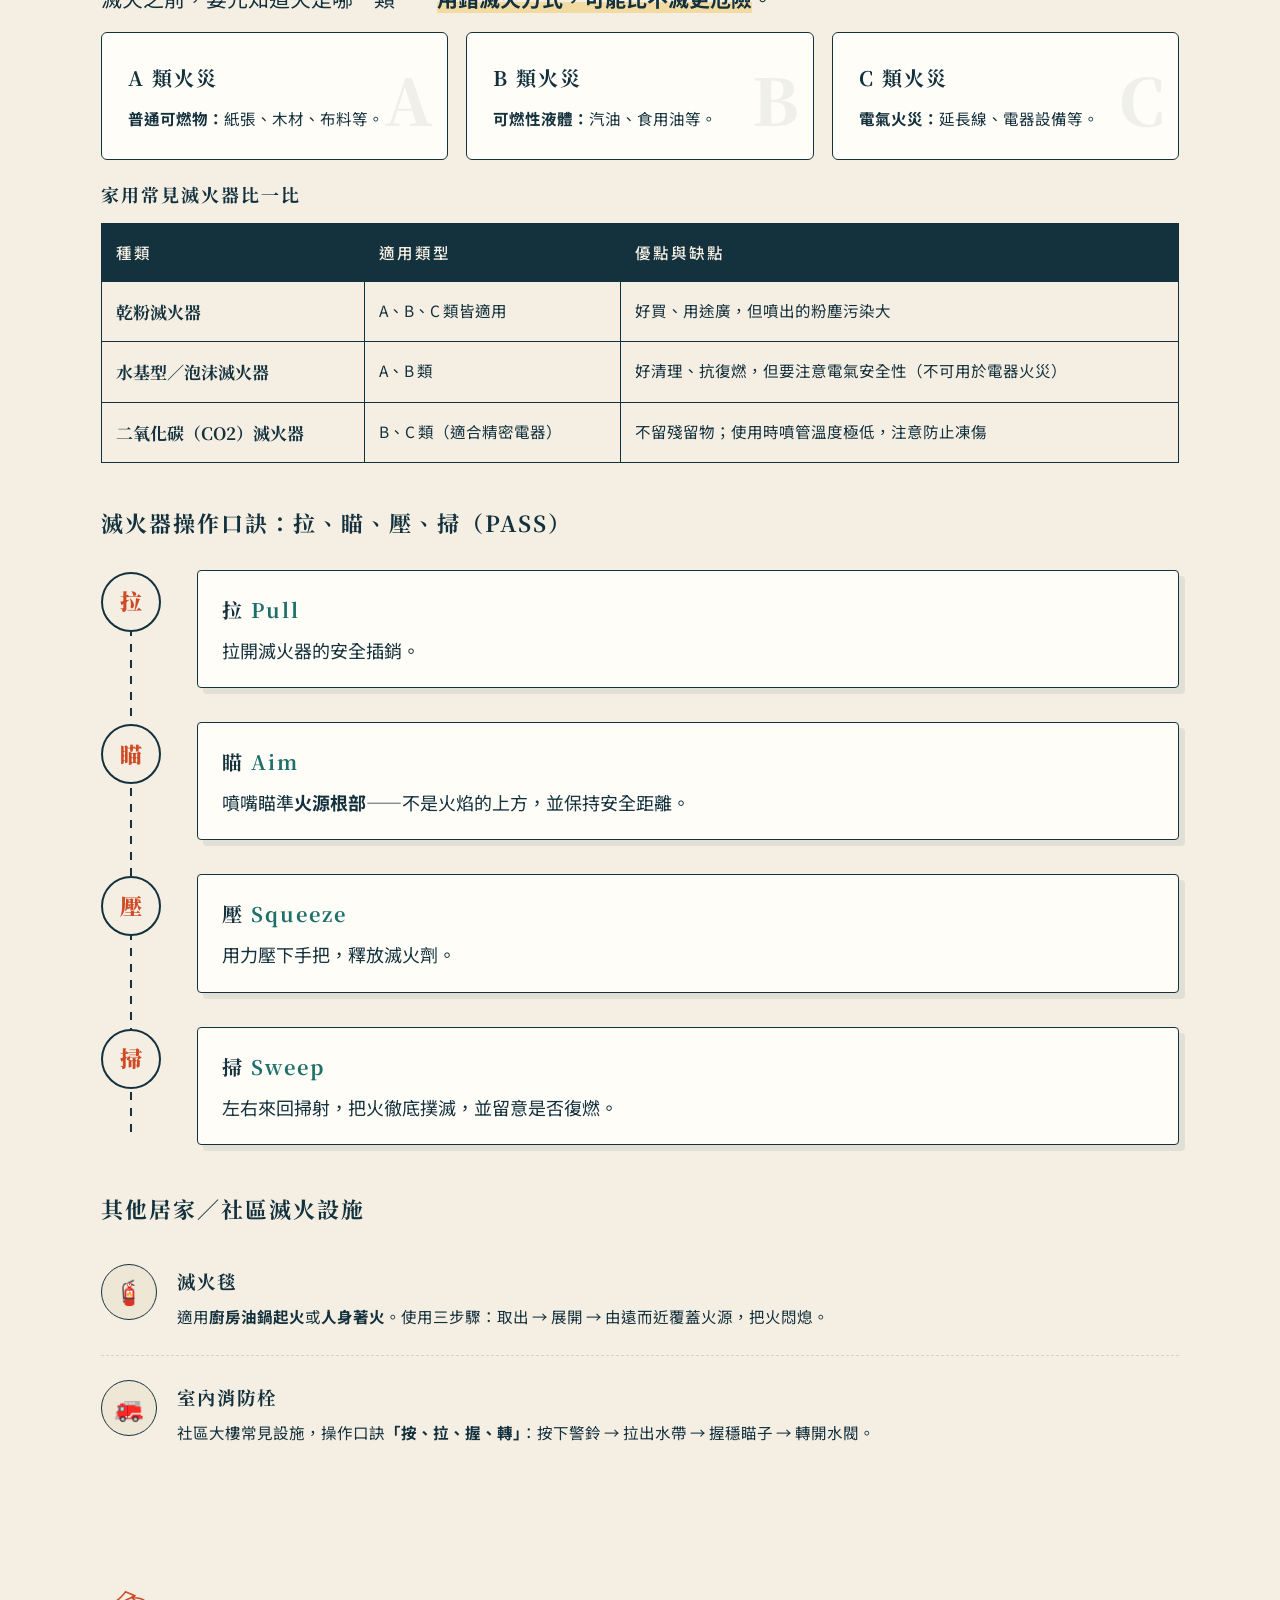
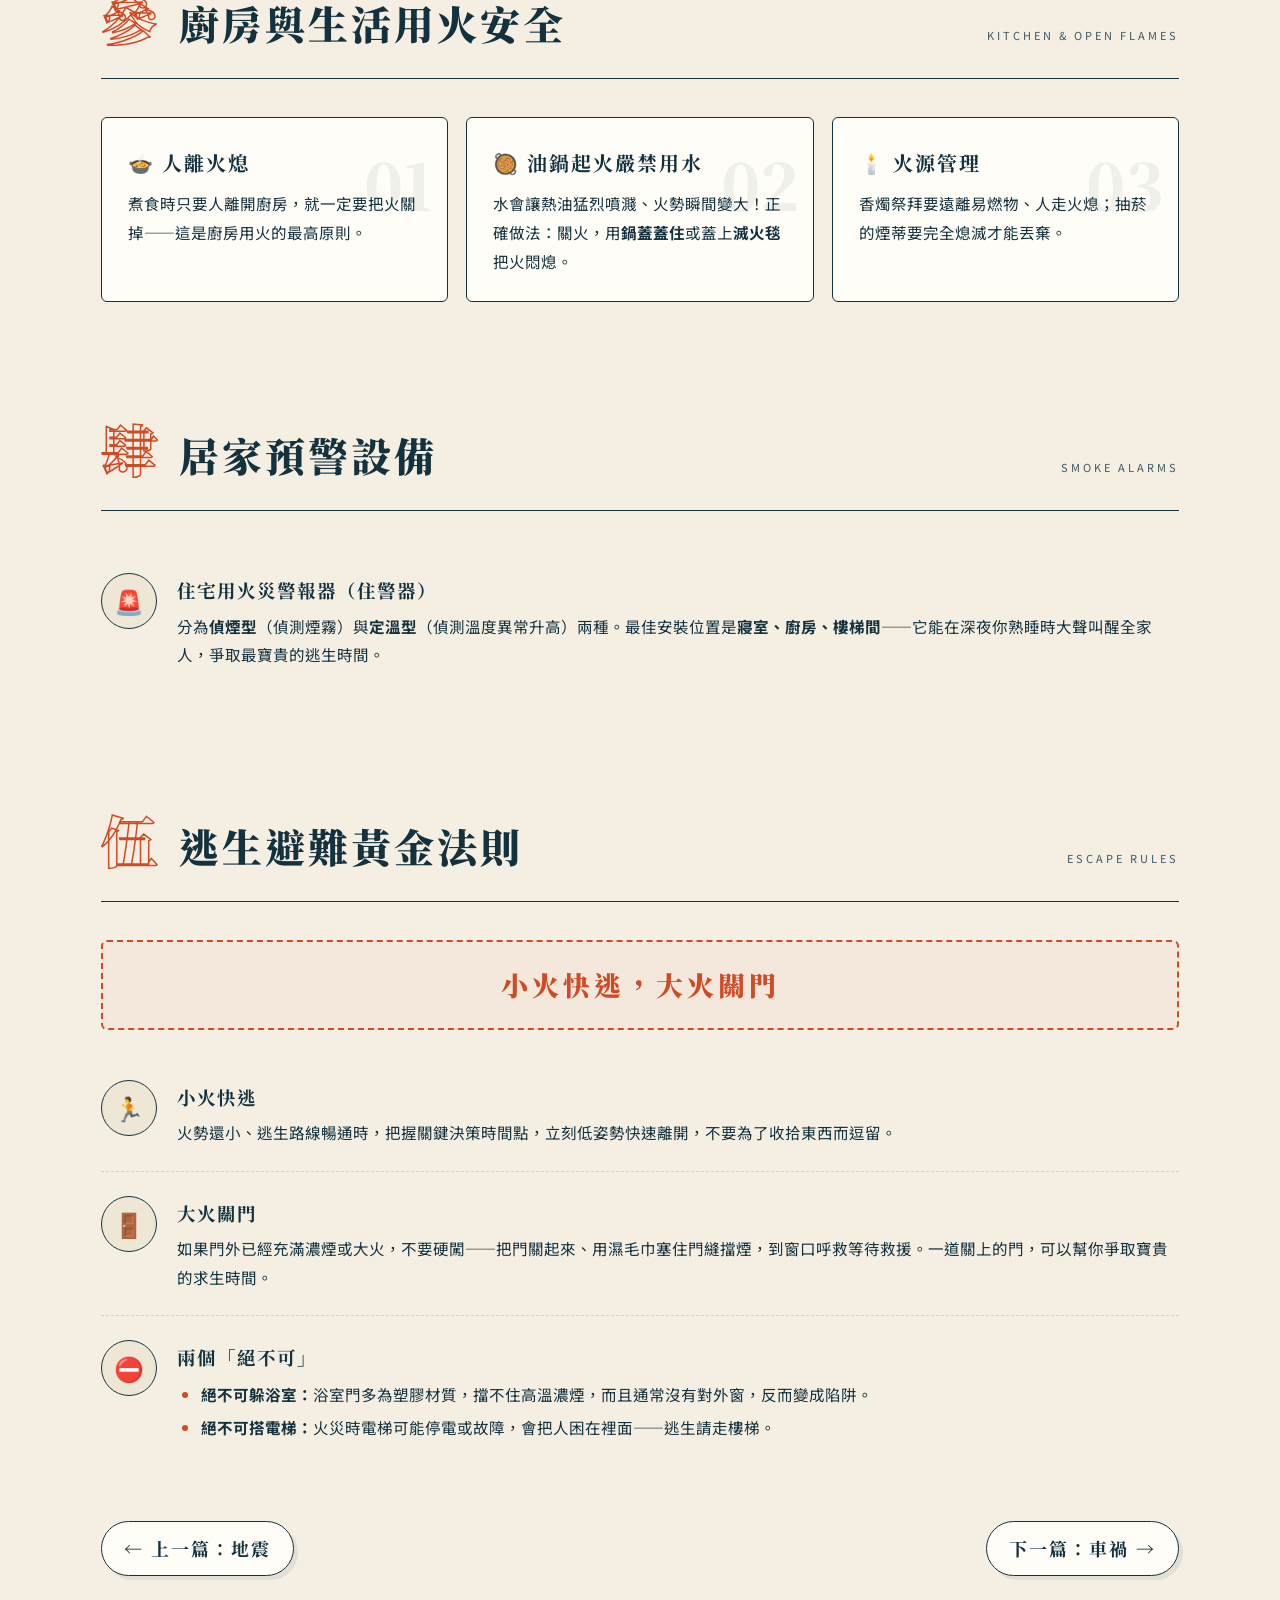
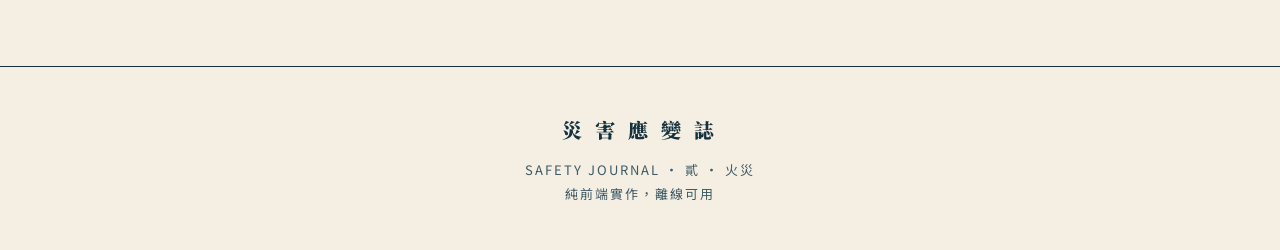
<file: fire.html>
<!DOCTYPE html>
<html lang="zh-Hant">
<head>
<meta charset="UTF-8">
<meta name="viewport" content="width=device-width, initial-scale=1.0, viewport-fit=cover">
<title>火災 — 災害應變誌</title>
<link rel="preconnect" href="https://fonts.googleapis.com">
<link rel="preconnect" href="https://fonts.gstatic.com" crossorigin>
<link href="https://fonts.googleapis.com/css2?family=Noto+Serif+TC:wght@500;700;900&family=Noto+Sans+TC:wght@400;500;700&display=swap" rel="stylesheet">
<link rel="stylesheet" href="style.css">
</head>
<body>

<nav class="topbar">
  <div class="topbar-inner">
    <a class="brand" href="index.html">
      <svg class="brand-mark" viewBox="0 0 40 40" aria-hidden="true">
        <path fill="none" stroke="#cf4b26" stroke-width="3.5" stroke-linecap="round" stroke-linejoin="round"
          d="M20 4 L36 12 V20 C36 29 29 35 20 37 C11 35 4 29 4 20 V12 Z"/>
        <path fill="none" stroke="#1f6f6b" stroke-width="3" stroke-linecap="round" stroke-linejoin="round"
          d="M13 20 L18 25 L28 14"/>
      </svg>
      <span><b>災害應變誌</b><small>SAFETY JOURNAL</small></span>
    </a>
    <div class="nav-scroll">
      <a href="earthquake.html"><span class="n">壹</span>地震</a>
      <a href="fire.html" class="active"><span class="n">貳</span>火災</a>
      <a href="traffic.html"><span class="n">參</span>車禍</a>
      <a href="disease.html"><span class="n">肆</span>傳染病</a>
      <a href="firstaid.html"><span class="n">伍</span>急救</a>
    </div>
  </div>
</nav>

<header class="hero">
  <div class="hero-inner">
    <span class="kicker">貳 · 火災 FIRE</span>
    <h1>火苗竄起的瞬間，<br>該滅還是<span class="accent">該逃</span>？</h1>
    <p class="hero-sub">火災往往從一個插座、一鍋熱油開始。認識用電安全、學會滅火設施的用法，再記住「小火快逃，大火關門」——關鍵幾秒鐘，你會知道怎麼選。</p>
    <div class="hero-meta">
      <div><b>A・B・C</b>三類火災</div>
      <div><b>PASS</b>滅火器口訣</div>
      <div><b>人離火熄</b>廚房鐵則</div>
      <div><b>2 個絕不可</b>躲浴室・搭電梯</div>
    </div>
  </div>
</header>

<!-- ===================== 壹 用電安全 ===================== -->
<section class="chapter">
  <div class="ch-head rv">
    <span class="ch-no">壹</span>
    <h2 class="ch-title">電器與插座安全</h2>
    <span class="ch-en">Electrical Safety</span>
  </div>
  <div class="fact rv">
    <div class="fact-glyph">🔌</div>
    <div>
      <h3>插座與延長線安全</h3>
      <p>認識三個常見危險：<b>「積污導電」</b>——插頭積了灰塵油污可能導電起火；<b>電線綑綁過熱</b>——電線捲在一起散熱不良會升溫；<b>高功率電器共用延長線</b>——容易超載，是起火的常見元兇。</p>
    </div>
  </div>
  <div class="fact rv">
    <div class="fact-glyph">⚠️</div>
    <div>
      <h3>家電防護與替換警訊</h3>
      <p>除濕機、電暖器要依照使用規範操作；看到<b>老舊電線、插座發黑</b>，就是要更換的警訊，千萬不要繼續使用。</p>
    </div>
  </div>
  <div class="chant rv">用電安全記憶法：「用電 5 不 1 沒有」</div>
</section>

<!-- ===================== 貳 滅火設施 ===================== -->
<section class="chapter">
  <div class="ch-head rv">
    <span class="ch-no">貳</span>
    <h2 class="ch-title">滅火設施分類與使用指南</h2>
    <span class="ch-en">Fire Extinguishers</span>
  </div>
  <p class="lead rv">滅火之前，要先知道火是哪一類——<span class="mk">用錯滅火方式，可能比不滅更危險</span>。</p>

  <div class="card-grid cols-3">
    <div class="decay-card rv" data-no="A">
      <h3>A 類火災</h3>
      <p><b>普通可燃物：</b>紙張、木材、布料等。</p>
    </div>
    <div class="decay-card rv" data-no="B">
      <h3>B 類火災</h3>
      <p><b>可燃性液體：</b>汽油、食用油等。</p>
    </div>
    <div class="decay-card rv" data-no="C">
      <h3>C 類火災</h3>
      <p><b>電氣火災：</b>延長線、電器設備等。</p>
    </div>
  </div>

  <table class="name-table rv">
    <caption>家用常見滅火器比一比</caption>
    <tr><th>種類</th><th>適用類型</th><th>優點與缺點</th></tr>
    <tr>
      <td><b>乾粉滅火器</b></td>
      <td>A、B、C 類皆適用</td>
      <td>好買、用途廣，但噴出的粉塵污染大</td>
    </tr>
    <tr>
      <td><b>水基型／泡沫滅火器</b></td>
      <td>A、B 類</td>
      <td>好清理、抗復燃，但要注意電氣安全性（不可用於電器火災）</td>
    </tr>
    <tr>
      <td><b>二氧化碳（CO2）滅火器</b></td>
      <td>B、C 類（適合精密電器）</td>
      <td>不留殘留物；使用時噴管溫度極低，注意防止凍傷</td>
    </tr>
  </table>

  <h3 class="rv" style="margin:40px 0 6px; font-size:22px; letter-spacing:2px;">滅火器操作口訣：拉、瞄、壓、掃（PASS）</h3>
  <div class="timeline">
    <div class="tl-item rv">
      <div class="tl-dot">拉</div>
      <div class="tl-card"><h3>拉 <span class="em">Pull</span></h3><p>拉開滅火器的安全插銷。</p></div>
    </div>
    <div class="tl-item rv">
      <div class="tl-dot">瞄</div>
      <div class="tl-card"><h3>瞄 <span class="em">Aim</span></h3><p>噴嘴瞄準<b>火源根部</b>——不是火焰的上方，並保持安全距離。</p></div>
    </div>
    <div class="tl-item rv">
      <div class="tl-dot">壓</div>
      <div class="tl-card"><h3>壓 <span class="em">Squeeze</span></h3><p>用力壓下手把，釋放滅火劑。</p></div>
    </div>
    <div class="tl-item rv">
      <div class="tl-dot">掃</div>
      <div class="tl-card"><h3>掃 <span class="em">Sweep</span></h3><p>左右來回掃射，把火徹底撲滅，並留意是否復燃。</p></div>
    </div>
  </div>

  <h3 class="rv" style="margin:44px 0 10px; font-size:22px; letter-spacing:2px;">其他居家／社區滅火設施</h3>
  <div class="fact rv">
    <div class="fact-glyph">🧯</div>
    <div>
      <h3>滅火毯</h3>
      <p>適用<b>廚房油鍋起火</b>或<b>人身著火</b>。使用三步驟：取出 → 展開 → 由遠而近覆蓋火源，把火悶熄。</p>
    </div>
  </div>
  <div class="fact rv">
    <div class="fact-glyph">🚒</div>
    <div>
      <h3>室內消防栓</h3>
      <p>社區大樓常見設施，操作口訣<b>「按、拉、握、轉」</b>：按下警鈴 → 拉出水帶 → 握穩瞄子 → 轉開水閥。</p>
    </div>
  </div>
</section>

<!-- ===================== 參 廚房用火 ===================== -->
<section class="chapter">
  <div class="ch-head rv">
    <span class="ch-no">參</span>
    <h2 class="ch-title">廚房與生活用火安全</h2>
    <span class="ch-en">Kitchen &amp; Open Flames</span>
  </div>
  <div class="card-grid cols-3">
    <div class="decay-card rv" data-no="01">
      <h3>🍲 人離火熄</h3>
      <p>煮食時只要人離開廚房，就一定要把火關掉——這是廚房用火的最高原則。</p>
    </div>
    <div class="decay-card rv" data-no="02">
      <h3>🥘 油鍋起火嚴禁用水</h3>
      <p>水會讓熱油猛烈噴濺、火勢瞬間變大！正確做法：關火，用<b>鍋蓋蓋住</b>或蓋上<b>滅火毯</b>把火悶熄。</p>
    </div>
    <div class="decay-card rv" data-no="03">
      <h3>🕯️ 火源管理</h3>
      <p>香燭祭拜要遠離易燃物、人走火熄；抽菸的煙蒂要完全熄滅才能丟棄。</p>
    </div>
  </div>
</section>

<!-- ===================== 肆 預警設備 ===================== -->
<section class="chapter">
  <div class="ch-head rv">
    <span class="ch-no">肆</span>
    <h2 class="ch-title">居家預警設備</h2>
    <span class="ch-en">Smoke Alarms</span>
  </div>
  <div class="fact rv">
    <div class="fact-glyph">🚨</div>
    <div>
      <h3>住宅用火災警報器（住警器）</h3>
      <p>分為<b>偵煙型</b>（偵測煙霧）與<b>定溫型</b>（偵測溫度異常升高）兩種。最佳安裝位置是<b>寢室、廚房、樓梯間</b>——它能在深夜你熟睡時大聲叫醒全家人，爭取最寶貴的逃生時間。</p>
    </div>
  </div>
</section>

<!-- ===================== 伍 逃生 ===================== -->
<section class="chapter">
  <div class="ch-head rv">
    <span class="ch-no">伍</span>
    <h2 class="ch-title">逃生避難黃金法則</h2>
    <span class="ch-en">Escape Rules</span>
  </div>
  <div class="chant rv">小火快逃，大火關門</div>
  <div class="fact rv">
    <div class="fact-glyph">🏃</div>
    <div>
      <h3>小火快逃</h3>
      <p>火勢還小、逃生路線暢通時，把握關鍵決策時間點，立刻低姿勢快速離開，不要為了收拾東西而逗留。</p>
    </div>
  </div>
  <div class="fact rv">
    <div class="fact-glyph">🚪</div>
    <div>
      <h3>大火關門</h3>
      <p>如果門外已經充滿濃煙或大火，不要硬闖——把門關起來、用濕毛巾塞住門縫擋煙，到窗口呼救等待救援。一道關上的門，可以幫你爭取寶貴的求生時間。</p>
    </div>
  </div>
  <div class="fact rv">
    <div class="fact-glyph">⛔</div>
    <div>
      <h3>兩個「絕不可」</h3>
      <ul>
        <li><b>絕不可躲浴室：</b>浴室門多為塑膠材質，擋不住高溫濃煙，而且通常沒有對外窗，反而變成陷阱。</li>
        <li><b>絕不可搭電梯：</b>火災時電梯可能停電或故障，會把人困在裡面——逃生請走樓梯。</li>
      </ul>
    </div>
  </div>
</section>

<div class="pager">
  <a href="earthquake.html">← 上一篇：地震</a>
  <a href="traffic.html">下一篇：車禍 →</a>
</div>

<footer>
  <span class="serif">災 害 應 變 誌</span>
  SAFETY JOURNAL · 貳 · 火災<br>
  純前端實作，離線可用
</footer>

<script src="main.js"></script>
</body>
</html>
</file>
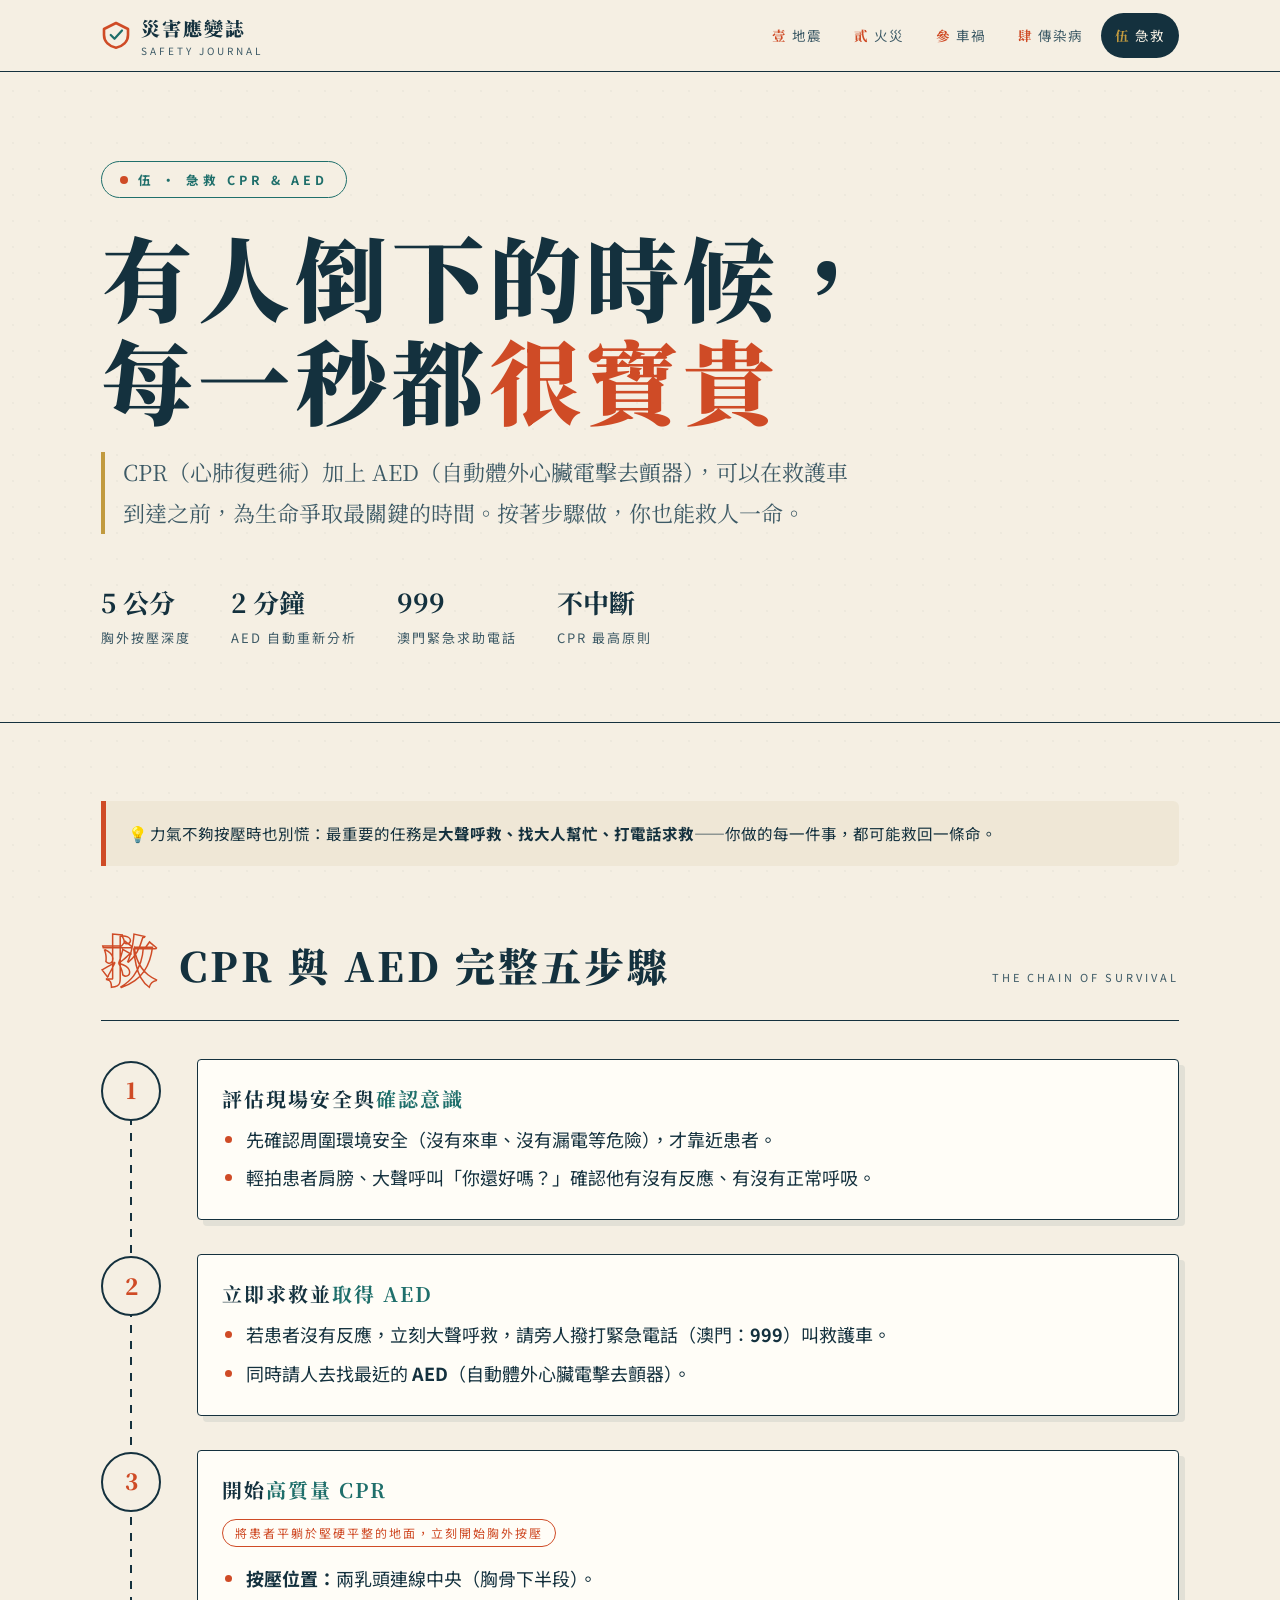
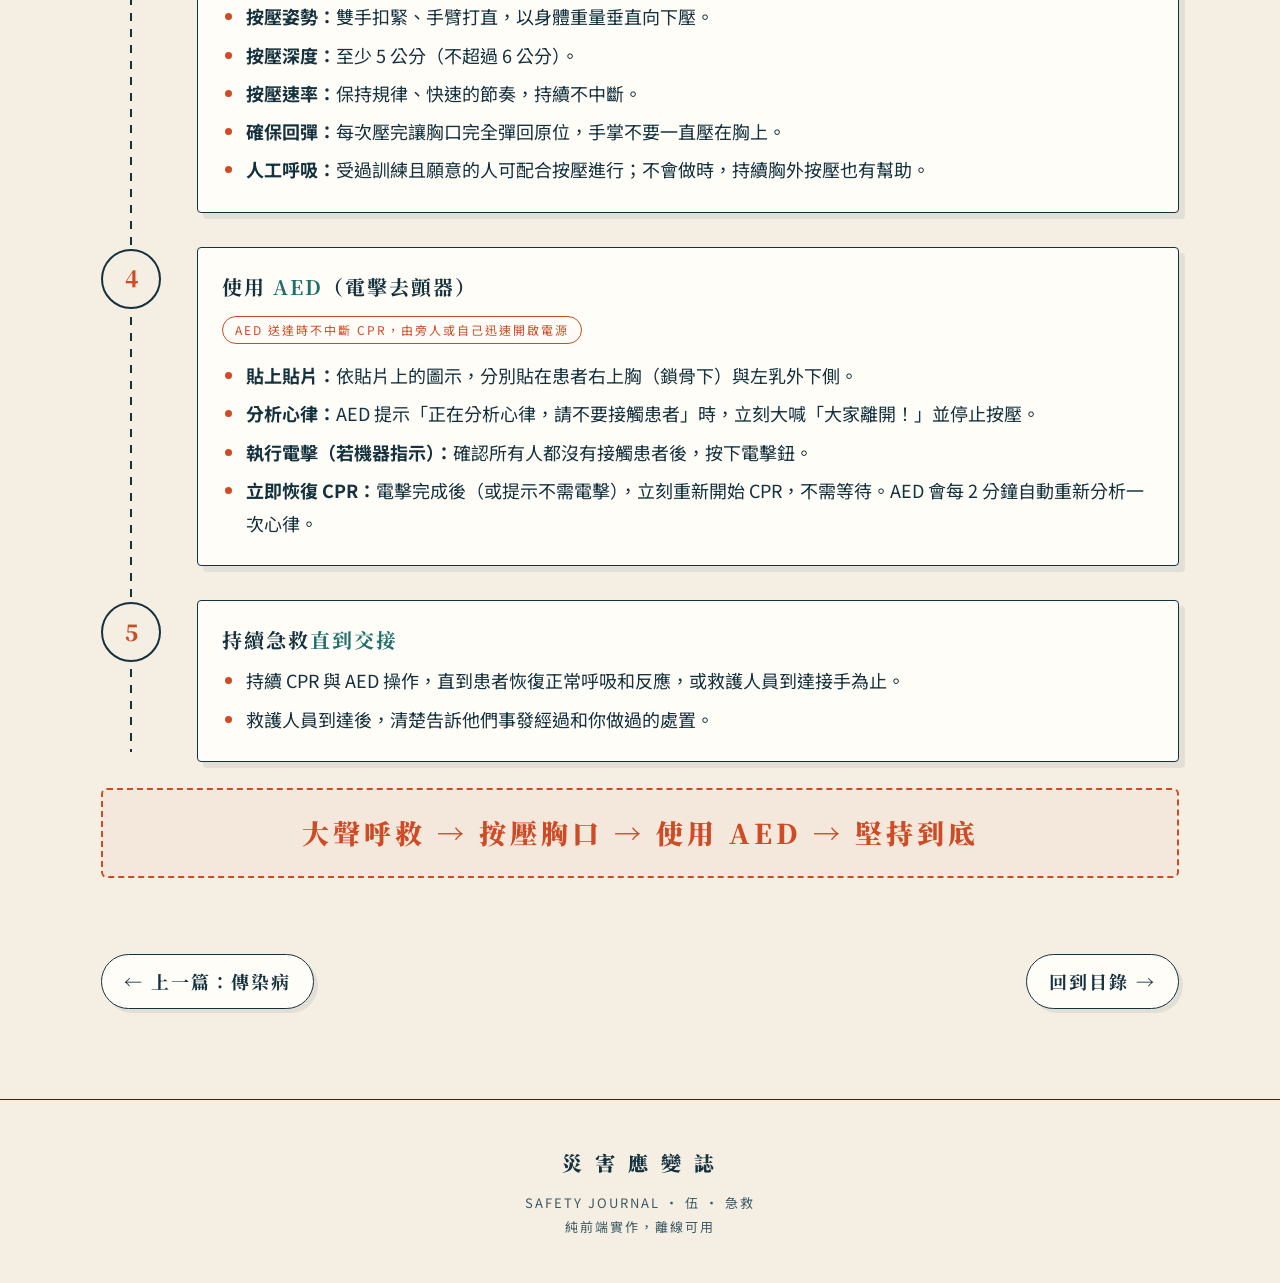
<file: firstaid.html>
<!DOCTYPE html>
<html lang="zh-Hant">
<head>
<meta charset="UTF-8">
<meta name="viewport" content="width=device-width, initial-scale=1.0, viewport-fit=cover">
<title>急救 CPR 與 AED — 災害應變誌</title>
<link rel="preconnect" href="https://fonts.googleapis.com">
<link rel="preconnect" href="https://fonts.gstatic.com" crossorigin>
<link href="https://fonts.googleapis.com/css2?family=Noto+Serif+TC:wght@500;700;900&family=Noto+Sans+TC:wght@400;500;700&display=swap" rel="stylesheet">
<link rel="stylesheet" href="style.css">
</head>
<body>

<nav class="topbar">
  <div class="topbar-inner">
    <a class="brand" href="index.html">
      <svg class="brand-mark" viewBox="0 0 40 40" aria-hidden="true">
        <path fill="none" stroke="#cf4b26" stroke-width="3.5" stroke-linecap="round" stroke-linejoin="round"
          d="M20 4 L36 12 V20 C36 29 29 35 20 37 C11 35 4 29 4 20 V12 Z"/>
        <path fill="none" stroke="#1f6f6b" stroke-width="3" stroke-linecap="round" stroke-linejoin="round"
          d="M13 20 L18 25 L28 14"/>
      </svg>
      <span><b>災害應變誌</b><small>SAFETY JOURNAL</small></span>
    </a>
    <div class="nav-scroll">
      <a href="earthquake.html"><span class="n">壹</span>地震</a>
      <a href="fire.html"><span class="n">貳</span>火災</a>
      <a href="traffic.html"><span class="n">參</span>車禍</a>
      <a href="disease.html"><span class="n">肆</span>傳染病</a>
      <a href="firstaid.html" class="active"><span class="n">伍</span>急救</a>
    </div>
  </div>
</nav>

<header class="hero">
  <div class="hero-inner">
    <span class="kicker">伍 · 急救 CPR &amp; AED</span>
    <h1>有人倒下的時候，<br>每一秒都<span class="accent">很寶貴</span></h1>
    <p class="hero-sub">CPR（心肺復甦術）加上 AED（自動體外心臟電擊去顫器），可以在救護車到達之前，為生命爭取最關鍵的時間。按著步驟做，你也能救人一命。</p>
    <div class="hero-meta">
      <div><b>5 公分</b>胸外按壓深度</div>
      <div><b>2 分鐘</b>AED 自動重新分析</div>
      <div><b>999</b>澳門緊急求助電話</div>
      <div><b>不中斷</b>CPR 最高原則</div>
    </div>
  </div>
</header>

<section class="chapter" style="padding-top:56px;">
  <div class="note-box alert rv">💡 力氣不夠按壓時也別慌：最重要的任務是<b>大聲呼救、找大人幫忙、打電話求救</b>——你做的每一件事，都可能救回一條命。</div>
</section>

<!-- ===================== 壹～伍 急救五步 ===================== -->
<section class="chapter" style="padding-top:0;">
  <div class="ch-head rv">
    <span class="ch-no">救</span>
    <h2 class="ch-title">CPR 與 AED 完整五步驟</h2>
    <span class="ch-en">The Chain of Survival</span>
  </div>

  <div class="timeline">
    <div class="tl-item rv">
      <div class="tl-dot">1</div>
      <div class="tl-card">
        <h3>評估現場安全與<span class="em">確認意識</span></h3>
        <ul>
          <li>先確認周圍環境安全（沒有來車、沒有漏電等危險），才靠近患者。</li>
          <li>輕拍患者肩膀、大聲呼叫「你還好嗎？」確認他有沒有反應、有沒有正常呼吸。</li>
        </ul>
      </div>
    </div>
    <div class="tl-item rv">
      <div class="tl-dot">2</div>
      <div class="tl-card">
        <h3>立即求救並<span class="em">取得 AED</span></h3>
        <ul>
          <li>若患者沒有反應，立刻大聲呼救，請旁人撥打緊急電話（澳門：<b>999</b>）叫救護車。</li>
          <li>同時請人去找最近的 <b>AED</b>（自動體外心臟電擊去顫器）。</li>
        </ul>
      </div>
    </div>
    <div class="tl-item rv">
      <div class="tl-dot">3</div>
      <div class="tl-card">
        <h3>開始<span class="em">高質量 CPR</span></h3>
        <span class="tag">將患者平躺於堅硬平整的地面，立刻開始胸外按壓</span>
        <ul>
          <li><b>按壓位置：</b>兩乳頭連線中央（胸骨下半段）。</li>
          <li><b>按壓姿勢：</b>雙手扣緊、手臂打直，以身體重量垂直向下壓。</li>
          <li><b>按壓深度：</b>至少 5 公分（不超過 6 公分）。</li>
          <li><b>按壓速率：</b>保持規律、快速的節奏，持續不中斷。</li>
          <li><b>確保回彈：</b>每次壓完讓胸口完全彈回原位，手掌不要一直壓在胸上。</li>
          <li><b>人工呼吸：</b>受過訓練且願意的人可配合按壓進行；不會做時，持續胸外按壓也有幫助。</li>
        </ul>
      </div>
    </div>
    <div class="tl-item rv">
      <div class="tl-dot">4</div>
      <div class="tl-card">
        <h3>使用 <span class="em">AED</span>（電擊去顫器）</h3>
        <span class="tag">AED 送達時不中斷 CPR，由旁人或自己迅速開啟電源</span>
        <ul>
          <li><b>貼上貼片：</b>依貼片上的圖示，分別貼在患者右上胸（鎖骨下）與左乳外下側。</li>
          <li><b>分析心律：</b>AED 提示「正在分析心律，請不要接觸患者」時，立刻大喊「大家離開！」並停止按壓。</li>
          <li><b>執行電擊（若機器指示）：</b>確認所有人都沒有接觸患者後，按下電擊鈕。</li>
          <li><b>立即恢復 CPR：</b>電擊完成後（或提示不需電擊），立刻重新開始 CPR，不需等待。AED 會每 2 分鐘自動重新分析一次心律。</li>
        </ul>
      </div>
    </div>
    <div class="tl-item rv">
      <div class="tl-dot">5</div>
      <div class="tl-card">
        <h3>持續急救<span class="em">直到交接</span></h3>
        <ul>
          <li>持續 CPR 與 AED 操作，直到患者恢復正常呼吸和反應，或救護人員到達接手為止。</li>
          <li>救護人員到達後，清楚告訴他們事發經過和你做過的處置。</li>
        </ul>
      </div>
    </div>
  </div>

  <div class="chant rv">大聲呼救 → 按壓胸口 → 使用 AED → 堅持到底</div>
</section>

<div class="pager">
  <a href="disease.html">← 上一篇：傳染病</a>
  <a href="index.html">回到目錄 →</a>
</div>

<footer>
  <span class="serif">災 害 應 變 誌</span>
  SAFETY JOURNAL · 伍 · 急救<br>
  純前端實作，離線可用
</footer>

<script src="main.js"></script>
</body>
</html>
</file>
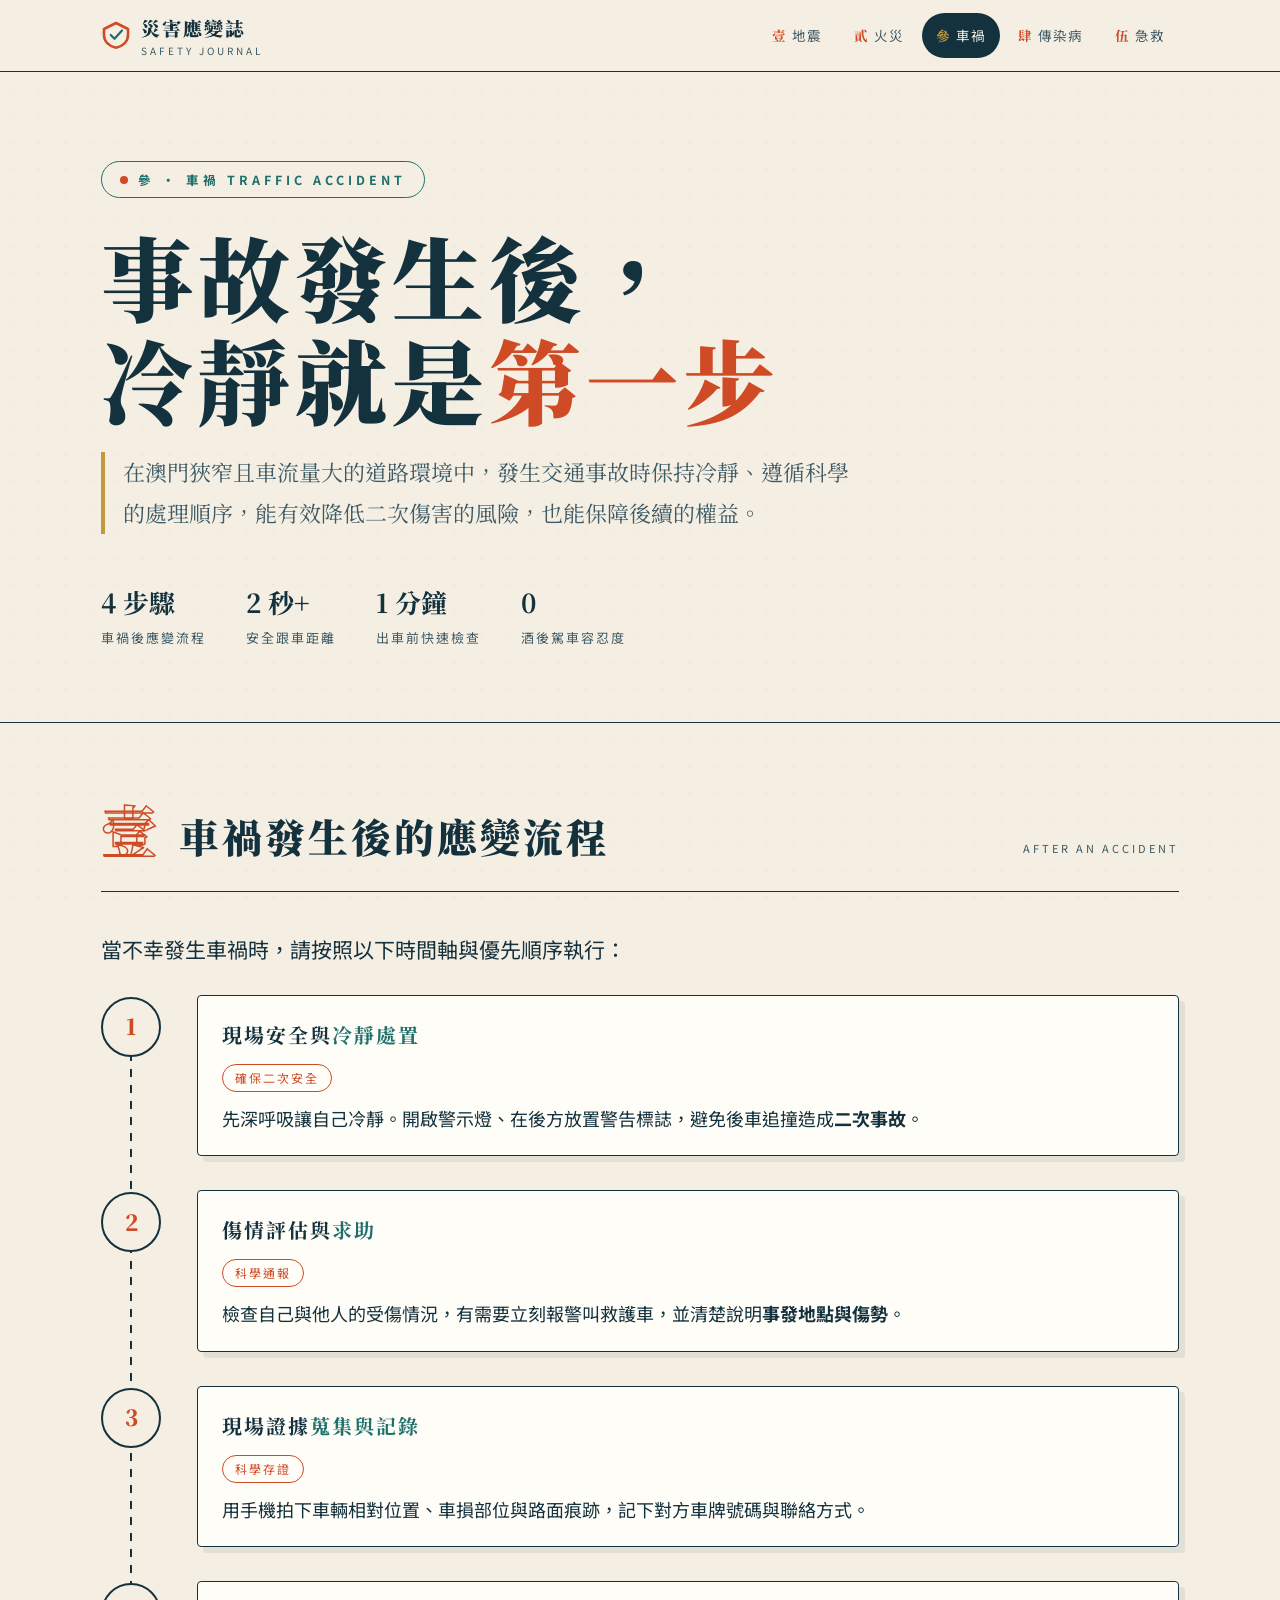
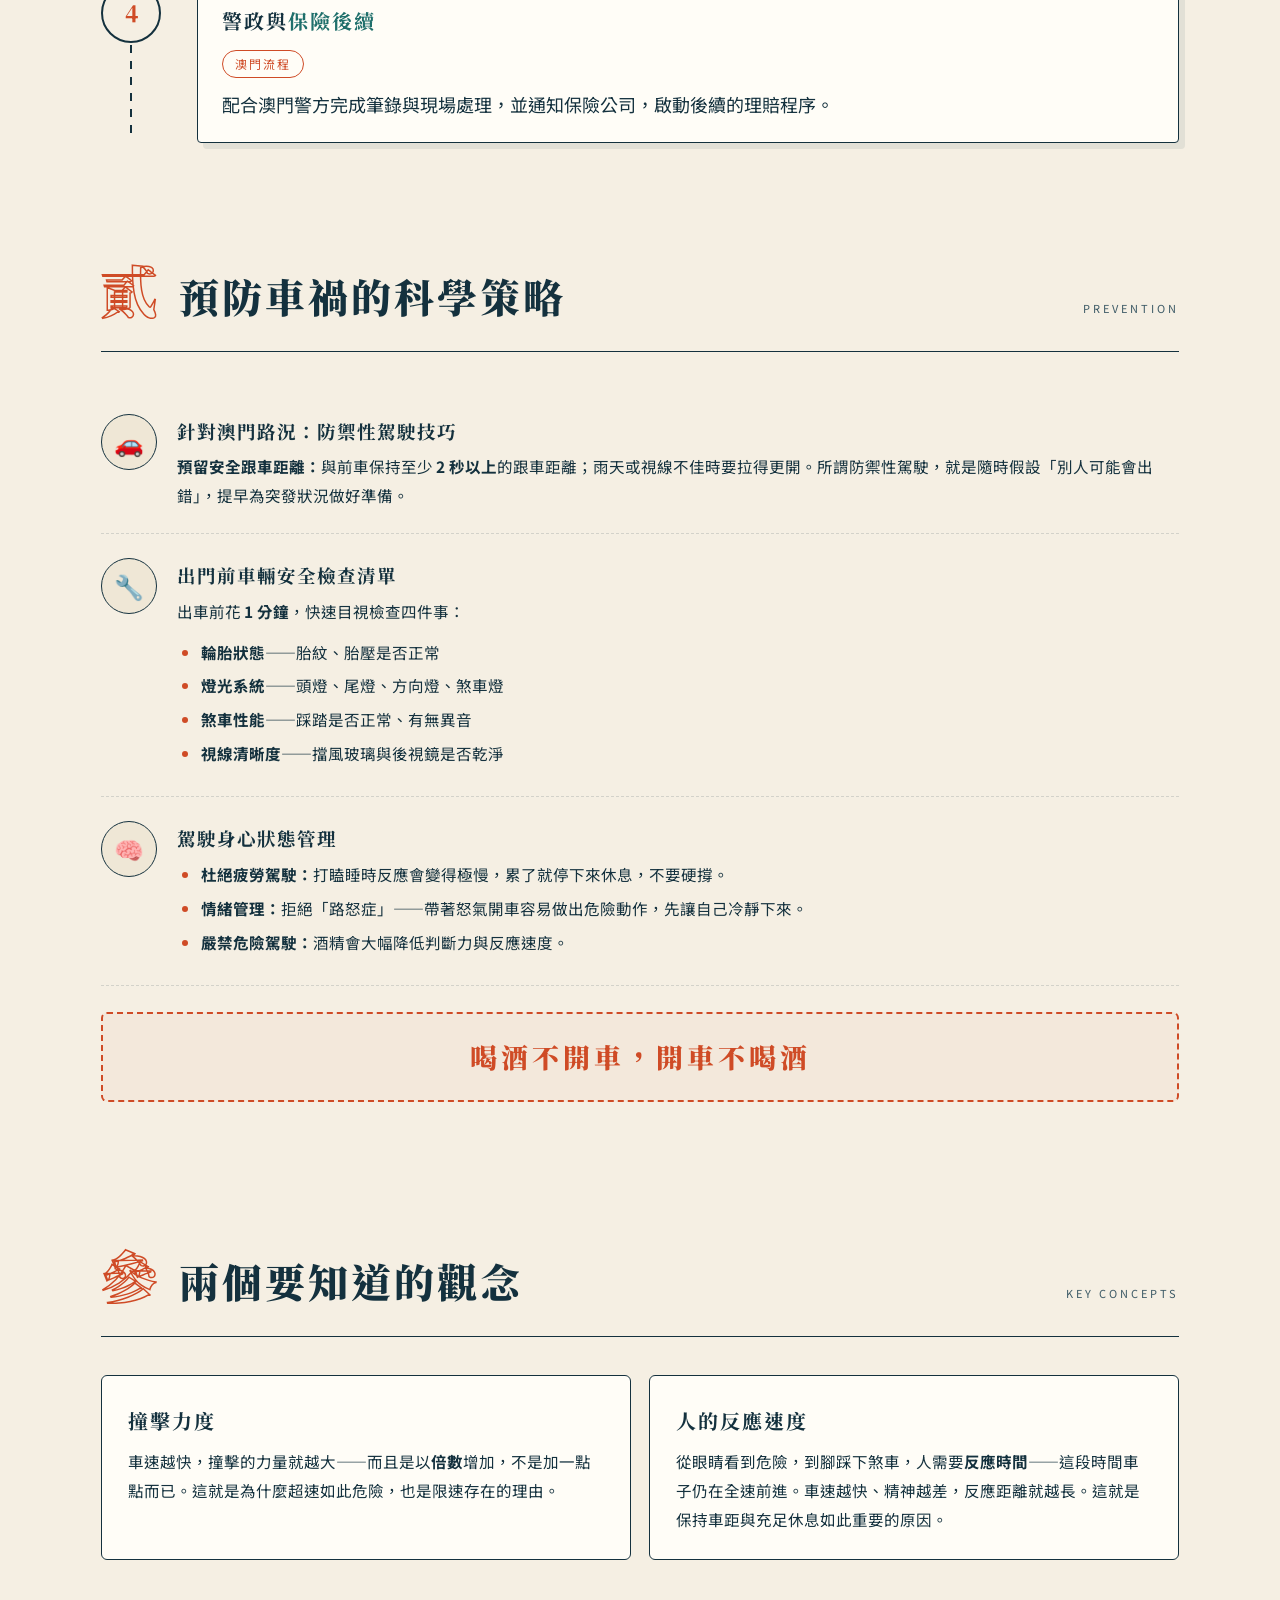
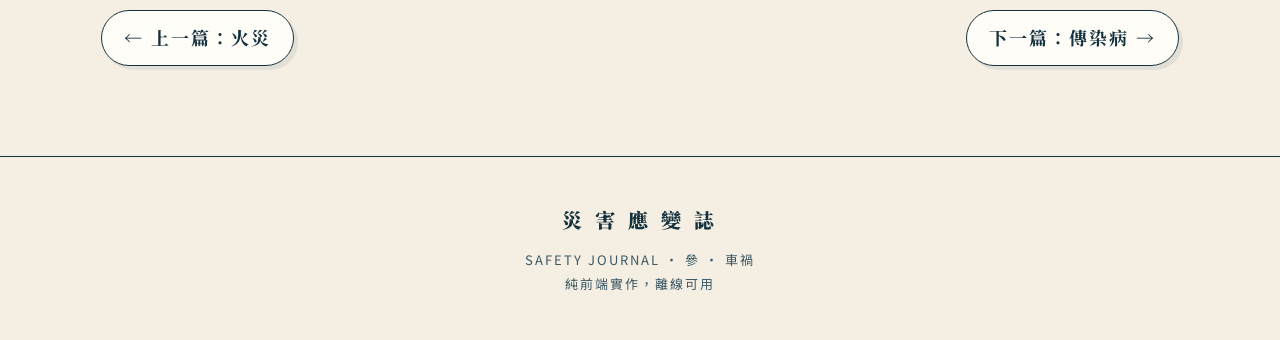
<file: traffic.html>
<!DOCTYPE html>
<html lang="zh-Hant">
<head>
<meta charset="UTF-8">
<meta name="viewport" content="width=device-width, initial-scale=1.0, viewport-fit=cover">
<title>車禍 — 災害應變誌</title>
<link rel="preconnect" href="https://fonts.googleapis.com">
<link rel="preconnect" href="https://fonts.gstatic.com" crossorigin>
<link href="https://fonts.googleapis.com/css2?family=Noto+Serif+TC:wght@500;700;900&family=Noto+Sans+TC:wght@400;500;700&display=swap" rel="stylesheet">
<link rel="stylesheet" href="style.css">
</head>
<body>

<nav class="topbar">
  <div class="topbar-inner">
    <a class="brand" href="index.html">
      <svg class="brand-mark" viewBox="0 0 40 40" aria-hidden="true">
        <path fill="none" stroke="#cf4b26" stroke-width="3.5" stroke-linecap="round" stroke-linejoin="round"
          d="M20 4 L36 12 V20 C36 29 29 35 20 37 C11 35 4 29 4 20 V12 Z"/>
        <path fill="none" stroke="#1f6f6b" stroke-width="3" stroke-linecap="round" stroke-linejoin="round"
          d="M13 20 L18 25 L28 14"/>
      </svg>
      <span><b>災害應變誌</b><small>SAFETY JOURNAL</small></span>
    </a>
    <div class="nav-scroll">
      <a href="earthquake.html"><span class="n">壹</span>地震</a>
      <a href="fire.html"><span class="n">貳</span>火災</a>
      <a href="traffic.html" class="active"><span class="n">參</span>車禍</a>
      <a href="disease.html"><span class="n">肆</span>傳染病</a>
      <a href="firstaid.html"><span class="n">伍</span>急救</a>
    </div>
  </div>
</nav>

<header class="hero">
  <div class="hero-inner">
    <span class="kicker">參 · 車禍 TRAFFIC ACCIDENT</span>
    <h1>事故發生後，<br>冷靜就是<span class="accent">第一步</span></h1>
    <p class="hero-sub">在澳門狹窄且車流量大的道路環境中，發生交通事故時保持冷靜、遵循科學的處理順序，能有效降低二次傷害的風險，也能保障後續的權益。</p>
    <div class="hero-meta">
      <div><b>4 步驟</b>車禍後應變流程</div>
      <div><b>2 秒+</b>安全跟車距離</div>
      <div><b>1 分鐘</b>出車前快速檢查</div>
      <div><b>0</b>酒後駕車容忍度</div>
    </div>
  </div>
</header>

<!-- ===================== 壹 事後流程 ===================== -->
<section class="chapter">
  <div class="ch-head rv">
    <span class="ch-no">壹</span>
    <h2 class="ch-title">車禍發生後的應變流程</h2>
    <span class="ch-en">After an Accident</span>
  </div>
  <p class="lead rv">當不幸發生車禍時，請按照以下時間軸與優先順序執行：</p>
  <div class="timeline">
    <div class="tl-item rv">
      <div class="tl-dot">1</div>
      <div class="tl-card">
        <h3>現場安全與<span class="em">冷靜處置</span></h3>
        <span class="tag">確保二次安全</span>
        <p>先深呼吸讓自己冷靜。開啟警示燈、在後方放置警告標誌，避免後車追撞造成<b>二次事故</b>。</p>
      </div>
    </div>
    <div class="tl-item rv">
      <div class="tl-dot">2</div>
      <div class="tl-card">
        <h3>傷情評估與<span class="em">求助</span></h3>
        <span class="tag">科學通報</span>
        <p>檢查自己與他人的受傷情況，有需要立刻報警叫救護車，並清楚說明<b>事發地點與傷勢</b>。</p>
      </div>
    </div>
    <div class="tl-item rv">
      <div class="tl-dot">3</div>
      <div class="tl-card">
        <h3>現場證據<span class="em">蒐集與記錄</span></h3>
        <span class="tag">科學存證</span>
        <p>用手機拍下車輛相對位置、車損部位與路面痕跡，記下對方車牌號碼與聯絡方式。</p>
      </div>
    </div>
    <div class="tl-item rv">
      <div class="tl-dot">4</div>
      <div class="tl-card">
        <h3>警政與<span class="em">保險後續</span></h3>
        <span class="tag">澳門流程</span>
        <p>配合澳門警方完成筆錄與現場處理，並通知保險公司，啟動後續的理賠程序。</p>
      </div>
    </div>
  </div>
</section>

<!-- ===================== 貳 預防策略 ===================== -->
<section class="chapter">
  <div class="ch-head rv">
    <span class="ch-no">貳</span>
    <h2 class="ch-title">預防車禍的科學策略</h2>
    <span class="ch-en">Prevention</span>
  </div>

  <div class="fact rv">
    <div class="fact-glyph">🚗</div>
    <div>
      <h3>針對澳門路況：防禦性駕駛技巧</h3>
      <p><b>預留安全跟車距離：</b>與前車保持至少 <b>2 秒以上</b>的跟車距離；雨天或視線不佳時要拉得更開。所謂防禦性駕駛，就是隨時假設「別人可能會出錯」，提早為突發狀況做好準備。</p>
    </div>
  </div>

  <div class="fact rv">
    <div class="fact-glyph">🔧</div>
    <div>
      <h3>出門前車輛安全檢查清單</h3>
      <p>出車前花 <b>1 分鐘</b>，快速目視檢查四件事：</p>
      <ul>
        <li><b>輪胎狀態</b>——胎紋、胎壓是否正常</li>
        <li><b>燈光系統</b>——頭燈、尾燈、方向燈、煞車燈</li>
        <li><b>煞車性能</b>——踩踏是否正常、有無異音</li>
        <li><b>視線清晰度</b>——擋風玻璃與後視鏡是否乾淨</li>
      </ul>
    </div>
  </div>

  <div class="fact rv">
    <div class="fact-glyph">🧠</div>
    <div>
      <h3>駕駛身心狀態管理</h3>
      <ul>
        <li><b>杜絕疲勞駕駛：</b>打瞌睡時反應會變得極慢，累了就停下來休息，不要硬撐。</li>
        <li><b>情緒管理：</b>拒絕「路怒症」——帶著怒氣開車容易做出危險動作，先讓自己冷靜下來。</li>
        <li><b>嚴禁危險駕駛：</b>酒精會大幅降低判斷力與反應速度。</li>
      </ul>
    </div>
  </div>
  <div class="chant rv">喝酒不開車，開車不喝酒</div>
</section>

<!-- ===================== 參 兩個觀念 ===================== -->
<section class="chapter">
  <div class="ch-head rv">
    <span class="ch-no">參</span>
    <h2 class="ch-title">兩個要知道的觀念</h2>
    <span class="ch-en">Key Concepts</span>
  </div>
  <div class="card-grid">
    <div class="decay-card rv">
      <h3>撞擊力度</h3>
      <p>車速越快，撞擊的力量就越大——而且是以<b>倍數</b>增加，不是加一點點而已。這就是為什麼超速如此危險，也是限速存在的理由。</p>
    </div>
    <div class="decay-card rv">
      <h3>人的反應速度</h3>
      <p>從眼睛看到危險，到腳踩下煞車，人需要<b>反應時間</b>——這段時間車子仍在全速前進。車速越快、精神越差，反應距離就越長。這就是保持車距與充足休息如此重要的原因。</p>
    </div>
  </div>
</section>

<div class="pager">
  <a href="fire.html">← 上一篇：火災</a>
  <a href="disease.html">下一篇：傳染病 →</a>
</div>

<footer>
  <span class="serif">災 害 應 變 誌</span>
  SAFETY JOURNAL · 參 · 車禍<br>
  純前端實作，離線可用
</footer>

<script src="main.js"></script>
</body>
</html>
</file>
<file: style.css>
/* ============================================================
   災害應變誌 · SAFETY JOURNAL
   Editorial / atlas style（沿用 template.html 視覺語言）
   ============================================================ */
:root{
  --ink:      #14313e;   /* deep sea ink   */
  --ink-soft: #3d5a66;
  --paper:    #f5efe3;   /* warm paper     */
  --paper-2:  #efe7d6;
  --coral:    #cf4b26;   /* signal red     */
  --teal:     #1f6f6b;   /* teal           */
  --gold:     #c19a3f;
  --line:     #14313e26;
  --serif: "Noto Serif TC", "Songti TC", "PMingLiU", serif;
  --sans:  "Noto Sans TC", "PingFang TC", "Microsoft JhengHei", sans-serif;
  --gutter: clamp(20px, 4vw, 56px);
}
*{ margin:0; padding:0; box-sizing:border-box; -webkit-tap-highlight-color:transparent; }
html{ scroll-behavior:smooth; }
body{
  font-family:var(--sans);
  background:var(--paper);
  color:var(--ink);
  line-height:1.85;
  font-size:17px;
  overflow-x:hidden;
}
/* faint paper texture */
body::before{
  content:""; position:fixed; inset:0; pointer-events:none; z-index:0;
  background-image:radial-gradient(#14313e08 1px, transparent 1px);
  background-size:26px 26px;
}
::selection{ background:var(--coral); color:var(--paper); }

h1,h2,h3,.serif{ font-family:var(--serif); }

/* ---------- top bar ---------- */
.topbar{
  position:sticky; top:0; z-index:50;
  background:color-mix(in srgb, var(--paper) 92%, transparent);
  -webkit-backdrop-filter:blur(10px); backdrop-filter:blur(10px);
  border-bottom:1.5px solid var(--ink);
}
.topbar-inner{
  max-width:1180px; margin:0 auto;
  display:flex; align-items:center; gap:18px;
  padding:10px var(--gutter);
}
.brand{ display:flex; align-items:center; gap:10px; text-decoration:none; color:var(--ink); }
.brand-mark{ width:30px; height:30px; }
.brand b{ font-family:var(--serif); font-weight:900; font-size:19px; letter-spacing:2px; }
.brand small{ font-size:10px; letter-spacing:3px; color:var(--ink-soft); display:block; margin-top:-3px; }
.nav-scroll{
  margin-left:auto; display:flex; gap:4px; overflow-x:auto;
  -webkit-overflow-scrolling:touch; scrollbar-width:none;
}
.nav-scroll::-webkit-scrollbar{ display:none; }
.nav-scroll a{
  flex:0 0 auto; text-decoration:none; color:var(--ink-soft);
  font-size:13.5px; letter-spacing:1px; padding:10px 14px; min-height:44px;
  display:flex; align-items:center; border-radius:999px; white-space:nowrap;
  transition:color .2s, background .2s;
}
.nav-scroll a .n{ font-family:var(--serif); color:var(--coral); margin-right:5px; font-weight:700; }
.nav-scroll a.active{ background:var(--ink); color:var(--paper); }
.nav-scroll a.active .n{ color:var(--gold); }

/* ---------- hero ---------- */
.hero{
  position:relative; z-index:1;
  border-bottom:1.5px solid var(--ink);
  overflow:hidden;
}
.hero-inner{ max-width:1180px; margin:0 auto; padding:88px var(--gutter) 72px; width:100%; }
.kicker{
  display:inline-flex; align-items:center; gap:10px;
  font-size:12.5px; letter-spacing:4px; color:var(--teal); font-weight:700;
  border:1.5px solid var(--teal); border-radius:999px; padding:6px 18px;
  background:var(--paper);
}
.kicker::before{ content:""; width:8px; height:8px; border-radius:50%; background:var(--coral); }
.hero h1{
  font-size:clamp(44px, 7.5vw, 92px); font-weight:900; line-height:1.12;
  letter-spacing:5px; margin:26px 0 8px;
}
.hero h1 .accent{ color:var(--coral); }
.hero-sub{
  font-family:var(--serif); font-size:clamp(17px,2.2vw,22px); color:var(--ink-soft);
  max-width:34em; border-left:4px solid var(--gold); padding-left:18px; margin-top:22px;
}
.hero-meta{
  display:flex; flex-wrap:wrap; gap:14px 40px; margin-top:44px;
  font-size:13px; letter-spacing:2px; color:var(--ink-soft);
}
.hero-meta b{ display:block; font-family:var(--serif); font-size:26px; color:var(--ink); letter-spacing:0; }

/* ---------- section shell ---------- */
.chapter{ position:relative; z-index:1; max-width:1180px; margin:0 auto; padding:76px var(--gutter) 40px; }
.ch-head{ display:flex; align-items:baseline; gap:22px; border-bottom:1.5px solid var(--ink); padding-bottom:18px; margin-bottom:38px; flex-wrap:wrap; }
.ch-no{
  font-family:var(--serif); font-weight:900; font-size:clamp(36px,4.5vw,56px);
  color:transparent; -webkit-text-stroke:1.5px var(--coral); line-height:1;
}
.ch-title{ font-size:clamp(26px,3.2vw,40px); font-weight:900; letter-spacing:3px; }
.ch-en{ margin-left:auto; font-size:11px; letter-spacing:3px; color:var(--ink-soft); text-transform:uppercase; }
.lead{ font-size:clamp(18px,2vw,21px); max-width:40em; margin-bottom:14px; }
.lead .mk, .mk{ background:linear-gradient(transparent 62%, #f0c96a88 62%); font-weight:700; }
p{ margin:0 0 .8em; }
ul, ol{ padding-left:24px; margin:0 0 1em; }
li{ margin:5px 0; }
li::marker{ color:var(--coral); font-weight:700; }
b, strong{ color:inherit; }

/* reveal on scroll */
.rv{ opacity:0; transform:translateY(26px); transition:opacity .7s ease, transform .7s ease; }
.rv.on{ opacity:1; transform:none; }

/* ---------- note box ---------- */
.note-box{
  margin:22px 0; background:var(--paper-2); border-left:5px solid var(--gold);
  padding:18px 22px; font-size:15.5px; border-radius:0 6px 6px 0;
}
.note-box.alert{ border-left-color:var(--coral); }
.note-box.safe{ border-left-color:var(--teal); }

/* ---------- chant（口訣） ---------- */
.chant{
  margin:26px 0; text-align:center;
  font-family:var(--serif); font-weight:900; letter-spacing:4px;
  font-size:clamp(20px,2.6vw,27px); color:var(--coral);
  border:2px dashed var(--coral); border-radius:6px; padding:18px 16px;
  background:#cf4b260a;
}

/* ---------- timeline（步驟） ---------- */
.timeline{ position:relative; margin-top:26px; }
.timeline::before{
  content:""; position:absolute; left:29px; top:10px; bottom:10px;
  width:2px; background:repeating-linear-gradient(var(--ink) 0 8px, transparent 8px 16px);
}
.tl-item{ position:relative; padding:0 0 34px 96px; }
.tl-item:last-child{ padding-bottom:0; }
.tl-dot{
  position:absolute; left:0; top:2px; width:60px; height:60px; border-radius:50%;
  background:var(--paper); border:2px solid var(--ink);
  display:flex; align-items:center; justify-content:center;
  font-family:var(--serif); font-weight:900; font-size:22px; color:var(--coral);
}
.tl-card{
  background:#fffdf7; border:1.5px solid var(--ink); border-radius:4px;
  padding:20px 24px; box-shadow:6px 6px 0 #14313e14;
}
.tl-card h3{ font-size:20px; letter-spacing:2px; margin-bottom:6px; }
.tl-card h3 .em{ color:var(--teal); }
.tl-card p:last-child, .tl-card ul:last-child{ margin-bottom:0; }
.tl-card .tag{
  display:inline-block; font-size:12px; letter-spacing:2px; color:var(--coral);
  border:1px solid var(--coral); border-radius:999px; padding:2px 12px; margin:2px 0 10px;
}

/* ---------- 編號圓圈列表 ---------- */
.cond-list{ counter-reset:c; }
.cond{
  display:grid; grid-template-columns:auto 1fr; gap:8px 26px; align-items:start;
  padding:30px 0; border-bottom:1.5px dashed var(--line);
}
.cond:last-child{ border-bottom:none; }
.cond-no{
  font-family:var(--serif); font-weight:900; font-size:40px; color:var(--paper);
  background:var(--teal); width:64px; height:64px; border-radius:50%;
  display:flex; align-items:center; justify-content:center;
  box-shadow:4px 4px 0 var(--ink);
}
.cond:nth-child(even) .cond-no{ background:var(--coral); }
.cond h3{ font-size:21px; letter-spacing:2px; margin-bottom:4px; }
.cond p, .cond ul{ max-width:48em; }

/* ---------- 表格 ---------- */
.name-table{ width:100%; border-collapse:collapse; margin:18px 0; background:var(--paper); }
.name-table caption{
  caption-side:top; text-align:left; font-family:var(--serif); font-weight:700;
  font-size:18px; padding-bottom:12px; letter-spacing:2px;
}
.name-table th,.name-table td{ border:1.5px solid var(--ink); padding:14px 14px; text-align:left; font-size:15.5px; vertical-align:top; }
.name-table th{ background:var(--ink); color:var(--paper); font-weight:500; letter-spacing:2px; }
.name-table td b{ font-family:var(--serif); font-size:17px; }

/* ---------- 卡片格 ---------- */
.card-grid{ display:grid; gap:18px; grid-template-columns:1fr; margin-top:8px; }
.decay-card{
  border:1.5px solid var(--ink); border-radius:6px; padding:26px; background:#fffdf7;
  position:relative; overflow:hidden;
}
.decay-card::after{
  content:attr(data-no); position:absolute; right:14px; top:6px;
  font-family:var(--serif); font-weight:900; font-size:64px; color:#14313e10;
}
.decay-card h3{ font-size:20px; letter-spacing:2px; margin-bottom:8px; }
.decay-card p, .decay-card ul{ font-size:15.5px; }
.decay-card p:last-child, .decay-card ul:last-child{ margin-bottom:0; }

/* 首頁：可點擊的主題卡 */
a.topic-card{
  display:block; text-decoration:none; color:var(--ink);
  border:1.5px solid var(--ink); border-radius:6px; padding:28px 26px; background:#fffdf7;
  position:relative; overflow:hidden;
  box-shadow:6px 6px 0 #14313e14;
  transition:transform .15s ease, box-shadow .15s ease, background .2s;
}
a.topic-card:hover{ transform:translate(-2px,-2px); box-shadow:9px 9px 0 #14313e1f; background:var(--paper-2); }
a.topic-card::after{
  content:attr(data-no); position:absolute; right:14px; top:2px;
  font-family:var(--serif); font-weight:900; font-size:76px;
  color:transparent; -webkit-text-stroke:1.5px #14313e22;
}
a.topic-card .go{
  display:inline-block; margin-top:14px; font-size:13px; letter-spacing:2px;
  color:var(--coral); font-weight:700; border:1.5px solid var(--coral);
  border-radius:999px; padding:4px 16px;
}
a.topic-card h3{ font-size:24px; letter-spacing:3px; margin-bottom:8px; font-weight:900; }
a.topic-card h3 small{ display:block; font-family:var(--sans); font-weight:400; font-size:11.5px; letter-spacing:3px; color:var(--ink-soft); margin-top:2px; text-transform:uppercase; }
a.topic-card p{ font-size:15.5px; color:var(--ink-soft); margin:0; max-width:26em; }

/* ---------- fact row ---------- */
.fact{ display:grid; grid-template-columns:auto 1fr; gap:20px; padding:24px 0; border-bottom:1px dashed var(--line); align-items:start; }
.fact:last-child{ border-bottom:none; }
.fact-glyph{
  width:56px; height:56px; border-radius:50%; border:1.5px solid var(--ink);
  display:flex; align-items:center; justify-content:center; font-size:24px; background:var(--paper-2);
}
.fact h3{ font-size:18.5px; letter-spacing:1px; margin-bottom:4px; }
.fact p, .fact ul{ font-size:15.5px; }
.fact p:last-child, .fact ul:last-child{ margin-bottom:0; }

/* ---------- pager ---------- */
.pager{
  max-width:1180px; margin:0 auto; padding:10px var(--gutter) 60px;
  display:flex; justify-content:space-between; gap:12px; position:relative; z-index:1;
}
.pager a{
  text-decoration:none; color:var(--ink); font-family:var(--serif); font-weight:700; letter-spacing:2px;
  border:1.5px solid var(--ink); border-radius:999px; padding:10px 22px; background:#fffdf7;
  box-shadow:4px 4px 0 #14313e14; transition:transform .15s, background .2s;
}
.pager a:hover{ transform:translate(-1px,-1px); background:var(--paper-2); }

/* ---------- footer ---------- */
footer{
  border-top:1.5px solid var(--ink); margin-top:30px; position:relative; z-index:1;
  padding:44px var(--gutter) calc(44px + env(safe-area-inset-bottom));
  text-align:center; font-size:13px; letter-spacing:2px; color:var(--ink-soft);
}
footer .serif{ font-size:20px; font-weight:900; letter-spacing:4px; color:var(--ink); display:block; margin-bottom:10px; }

/* ---------- responsive ---------- */
@media (min-width:768px){
  body{ font-size:18px; }
  .card-grid{ grid-template-columns:repeat(2,1fr); }
  .card-grid.cols-3{ grid-template-columns:repeat(3,1fr); }
}
@media (min-width:1000px){
  .card-grid.home{ grid-template-columns:repeat(3,1fr); }
}
@media (max-width:560px){
  .tl-item{ padding-left:78px; }
  .tl-dot{ width:52px; height:52px; font-size:19px; }
  .timeline::before{ left:25px; }
}
@media (prefers-reduced-motion:reduce){
  .rv{ transition:none; opacity:1; transform:none; }
}
</file>
